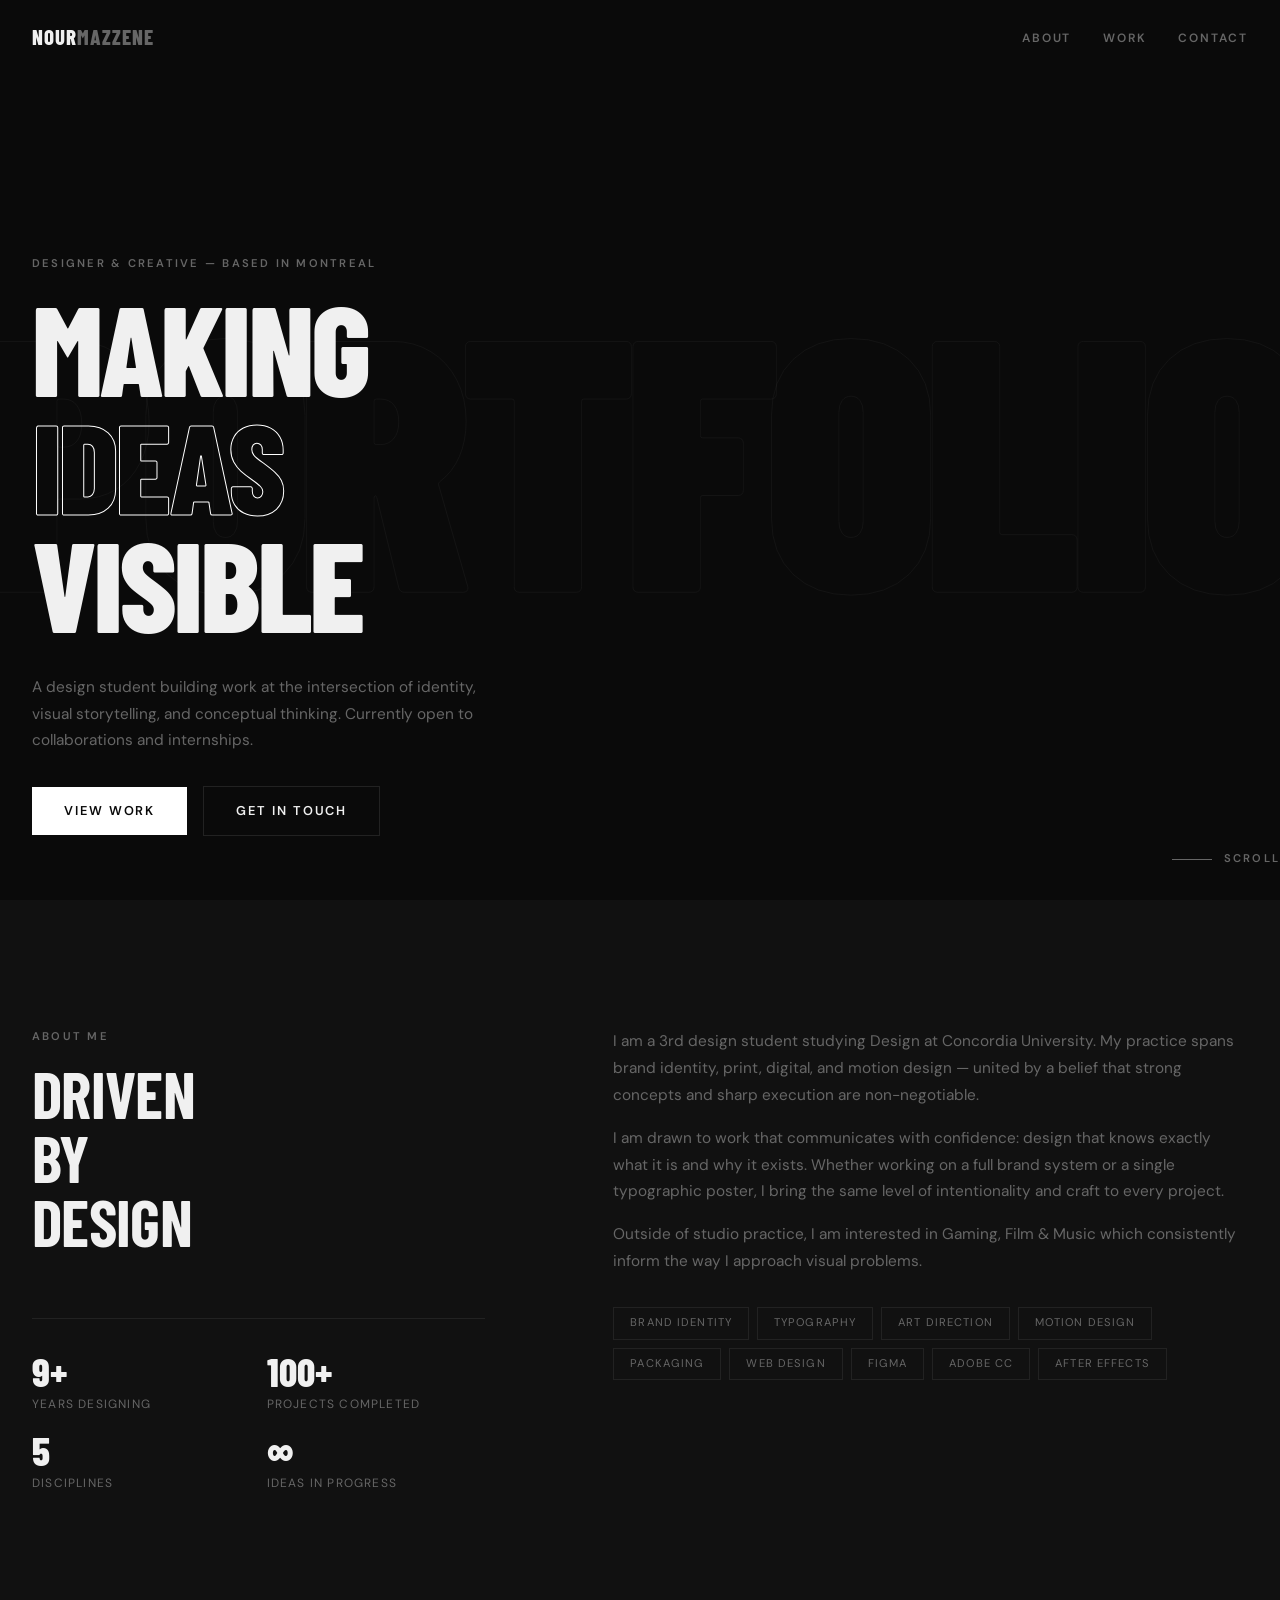
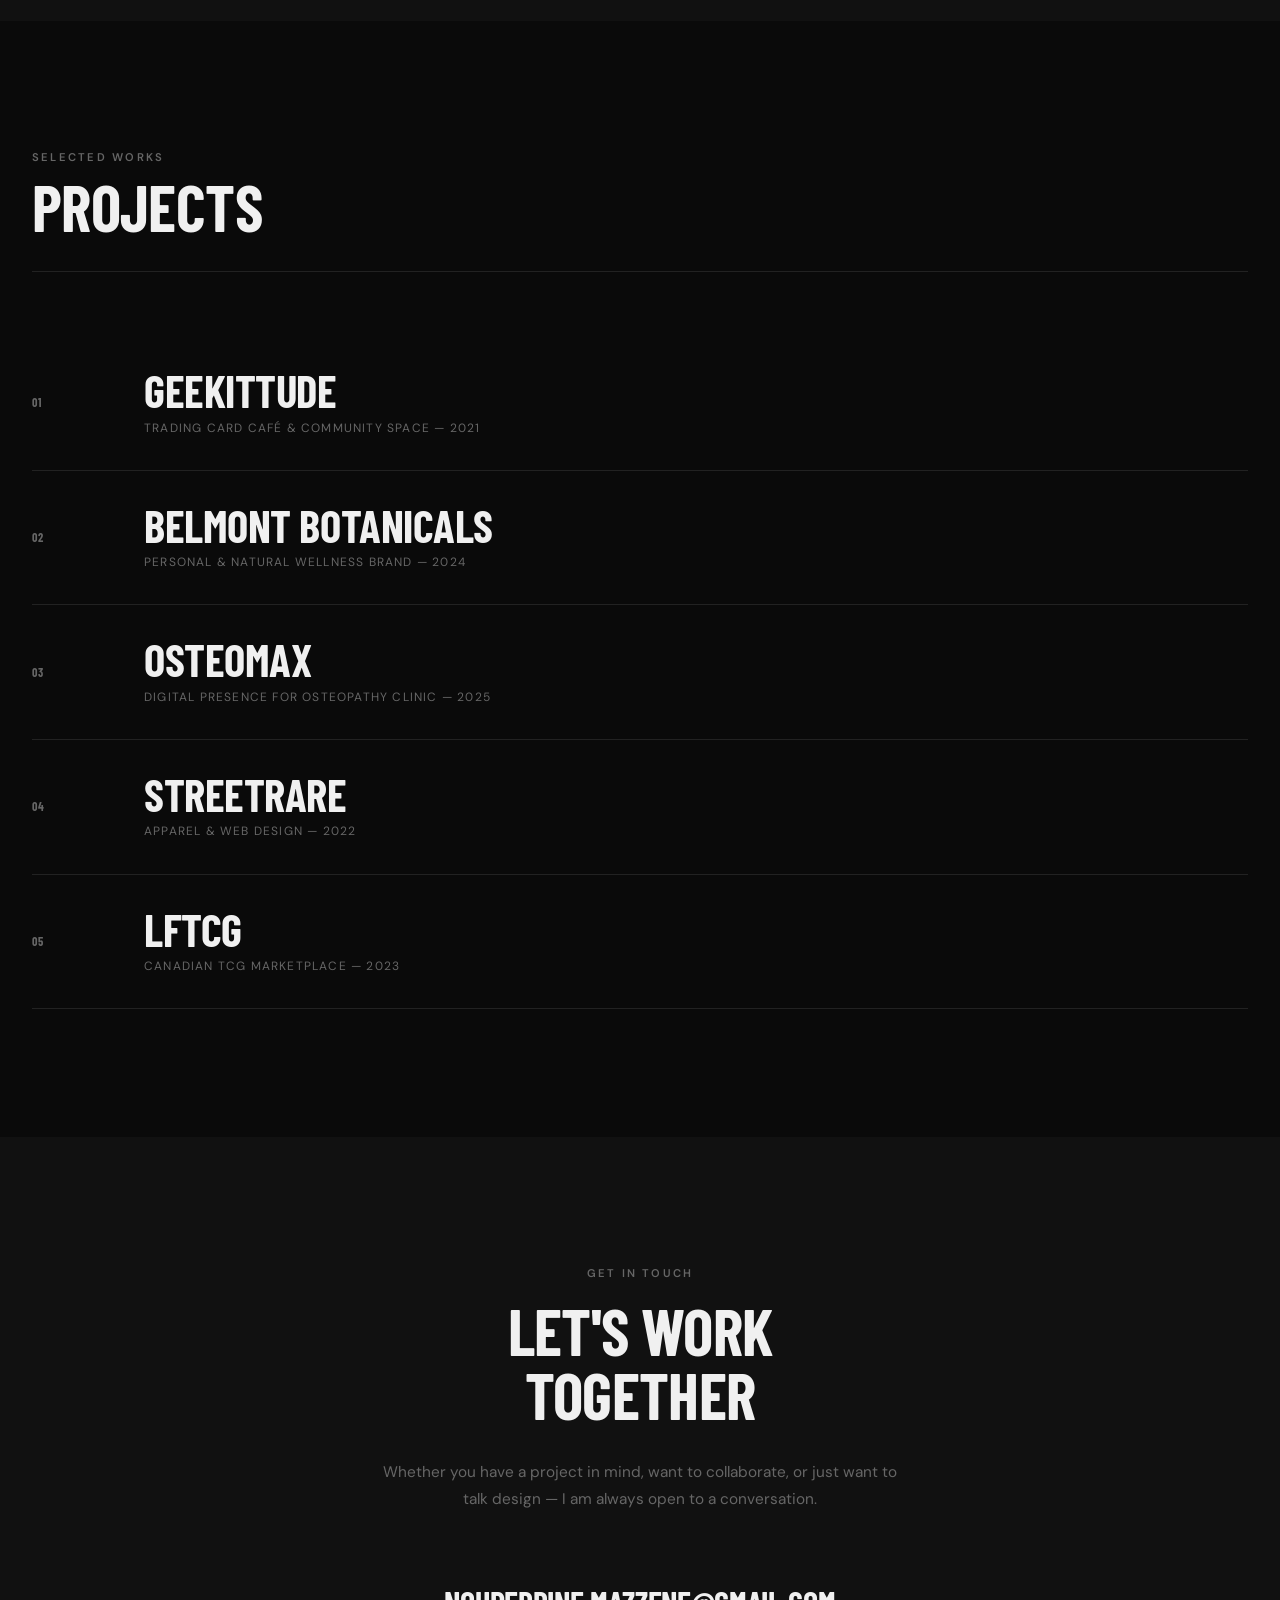
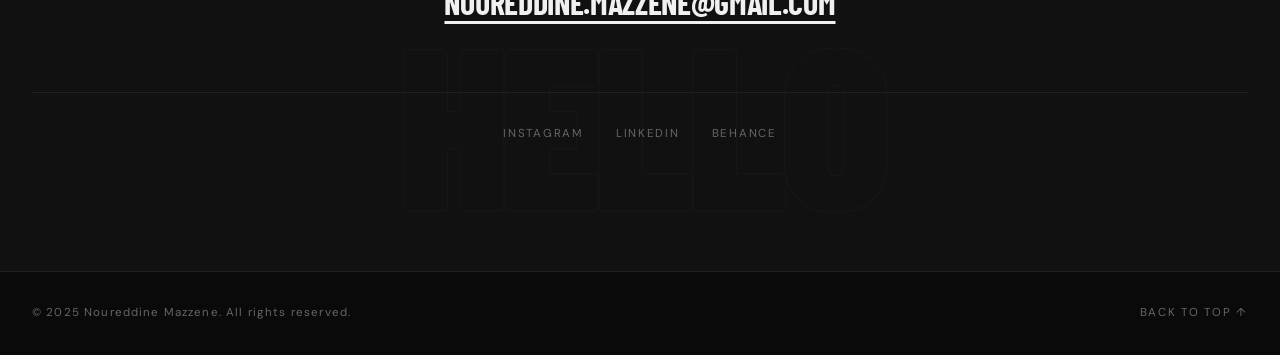
<file: portfolio/index.html>
<!DOCTYPE html>
<html lang="en">
  <head>
    <meta charset="UTF-8" />
    <meta name="viewport" content="width=device-width, initial-scale=1.0" />

    <!-- =====================================================
       PAGE TITLE — replace with your name and role
       ===================================================== -->
    <title>Noureddine Mazzene — Designer &amp; Creative</title>
    <meta
      name="description"
      content="Portfolio of [Your Name], a designer focused on branding, visual identity, and creative direction."
    />

    <!-- =====================================================
       FONTS — loaded from Google Fonts
       Barlow Condensed: bold display headings
       DM Sans: clean body text
       To change fonts, update these links AND the
       --font-display / --font-body variables in style.css
       ===================================================== -->
    <link rel="preconnect" href="https://fonts.googleapis.com" />
    <link rel="preconnect" href="https://fonts.gstatic.com" crossorigin />
    <link
      href="https://fonts.googleapis.com/css2?family=Barlow+Condensed:ital,wght@0,400;0,600;0,700;0,800;0,900;1,800&family=DM+Sans:wght@300;400;500;600&display=swap"
      rel="stylesheet"
    />

    <!-- Main stylesheet -->
    <link rel="stylesheet" href="css/style.css" />
  </head>

  <body>
    <!-- =====================================================
       HEADER / NAVIGATION
       — Fixed to top, darkens on scroll (via JS)
       ===================================================== -->
    <header class="header" id="header">
      <div class="container">
        <div class="header__inner">
          <!-- Logo / Name — replace "Your Name" -->
          <a href="index.html" class="header__logo">
            Nour<span>Mazzene</span>
          </a>

          <!-- Desktop navigation links -->
          <nav class="nav" aria-label="Main navigation">
            <!-- Hamburger button — visible on mobile only -->
            <button
              class="nav__toggle"
              aria-expanded="false"
              aria-label="Toggle navigation"
            >
              <span></span>
              <span></span>
              <span></span>
            </button>

            <ul class="nav__list">
              <!-- Update href anchors if you rename section IDs -->
              <li><a href="#about" class="nav__link">About</a></li>
              <li><a href="#work" class="nav__link">Work</a></li>
              <li><a href="#contact" class="nav__link">Contact</a></li>
              <!-- Optional: link to resume PDF -->
              <!-- <li><a href="images/placeholders/resume.pdf" class="nav__link" target="_blank">Résumé</a></li> -->
            </ul>
          </nav>
        </div>
      </div>
    </header>
    <!-- END HEADER -->

    <!-- =====================================================
       HERO SECTION
       — Full viewport opening statement
       ===================================================== -->
    <section class="hero section" id="hero">
      <div class="container">
        <!-- Decorative background word — tasteful, low opacity -->
        <!-- Replace "PORTFOLIO" with any word you want, or remove this div entirely -->
        <div class="hero__bg-text" aria-hidden="true">Portfolio</div>

        <div class="hero__content">
          <!-- Small eyebrow label — replace with your discipline -->
          <p class="text-label hero__label reveal">
            Designer &amp; Creative — Based in Montreal
          </p>

          <!-- Main headline — replace with your own statement -->
          <!-- The <em> tag creates the outlined "ghost" text effect -->
          <h1 class="hero__title reveal">
            Making<br />
            <em>Ideas</em><br />
            Visible
          </h1>

          <!-- Short tagline — 1–2 sentences max -->
          <p class="text-body hero__description reveal">
            <!-- Replace this text later -->
            A design student building work at the intersection of identity,
            visual storytelling, and conceptual thinking. Currently open to
            collaborations and internships.
          </p>

          <!-- CTA buttons -->
          <div class="hero__cta reveal">
            <a href="#work" class="btn btn--primary">View Work</a>
            <a href="#contact" class="btn btn--ghost">Get in Touch</a>
          </div>
        </div>
        <!-- end .hero__content -->

        <!-- Scroll hint — remove if you prefer a cleaner hero -->
        <div class="hero__scroll-hint" aria-hidden="true">
          <span class="hero__scroll-line"></span>
          <span class="text-label">Scroll</span>
        </div>
      </div>
    </section>
    <!-- END HERO -->

    <!-- =====================================================
       ABOUT SECTION
       ===================================================== -->
    <section class="about section section--alt" id="about">
      <div class="container">
        <div class="about__grid">
          <!-- LEFT COLUMN — sticky heading + stats -->
          <div class="about__left">
            <!-- Eyebrow label -->
            <p class="text-label reveal">About Me</p>

            <!-- Section heading -->
            <h2 class="text-heading about__heading reveal">
              Driven<br />by<br />Design
            </h2>

            <!-- Stats — replace numbers and labels -->
            <div class="about__stats reveal">
              <div class="about__stat">
                <!-- Replace number -->
                <div class="about__stat-number">9+</div>
                <div class="about__stat-label">Years Designing</div>
              </div>
              <div class="about__stat">
                <!-- Replace number -->
                <div class="about__stat-number">100+</div>
                <div class="about__stat-label">Projects Completed</div>
              </div>
              <div class="about__stat">
                <!-- Replace number -->
                <div class="about__stat-number">5</div>
                <div class="about__stat-label">Disciplines</div>
              </div>
              <div class="about__stat">
                <!-- Replace number or remove -->
                <div class="about__stat-number">∞</div>
                <div class="about__stat-label">Ideas in Progress</div>
              </div>
            </div>
          </div>
          <!-- end .about__left -->

          <!-- RIGHT COLUMN — bio text + skills -->
          <div class="about__right">
            <!-- Bio paragraphs — replace all text later -->
            <p class="text-body reveal">
              I am a 3rd design student studying Design at Concordia University.
              My practice spans brand identity, print, digital, and motion
              design — united by a belief that strong concepts and sharp
              execution are non-negotiable.
            </p>

            <p class="text-body reveal">
              I am drawn to work that communicates with confidence: design that
              knows exactly what it is and why it exists. Whether working on a
              full brand system or a single typographic poster, I bring the same
              level of intentionality and craft to every project.
            </p>

            <p class="text-body reveal">
              <!-- Replace this text later — add a personal detail or philosophy -->
              Outside of studio practice, I am interested in Gaming, Film &
              Music which consistently inform the way I approach visual
              problems.
            </p>

            <!-- Tools / skills tags — add or remove tags as needed -->
            <div class="about__tags reveal">
              <!-- Duplicate or remove individual tags below -->
              <span class="about__tag">Brand Identity</span>
              <span class="about__tag">Typography</span>
              <span class="about__tag">Art Direction</span>
              <span class="about__tag">Motion Design</span>
              <span class="about__tag">Packaging</span>
              <span class="about__tag">Web Design</span>
              <span class="about__tag">Figma</span>
              <span class="about__tag">Adobe CC</span>
              <span class="about__tag">After Effects</span>
            </div>
          </div>
          <!-- end .about__right -->
        </div>
      </div>
    </section>
    <!-- END ABOUT -->

    <!-- =====================================================
       SELECTED WORK / PROJECTS SECTION
       ===================================================== -->
    <section class="projects section" id="work">
      <div class="container">
        <!-- Section header row -->
        <div class="projects__header reveal">
          <div>
            <p class="text-label">Selected Works</p>
            <h2 class="text-heading" style="margin-top: 0.5rem">Projects</h2>
          </div>
          <!-- Optional: link to a full archive page if you build one later -->
          <!-- <a href="archive.html" class="btn btn--ghost">View All</a> -->
        </div>

        <!-- Projects list -->
        <!-- ============================================
           HOW TO ADD MORE PROJECTS:
           1. Duplicate one entire <a class="project-card"> block
           2. Update the title, category, year, and number
           3. Update href to point to the correct project file
              e.g. href="project-branding.html"
           ============================================ -->
        <div class="projects__list reveal-stagger">
          <!-- Project Card 1 — Branding -->
          <!-- Duplicate this block to add more projects -->
          <a href="geekittude.html" class="project-card reveal">
            <span class="project-card__number">01</span>
            <div class="project-card__info">
              <!-- Replace project title -->
              <h3 class="project-card__title">Geekittude</h3>
              <!-- Replace category and year -->
              <p class="project-card__meta">
                Trading Card Café & Community Space &mdash; 2021
              </p>
            </div>
            <span class="project-card__arrow">→</span>
          </a>

          <!-- Project Card 2 — Website Design -->
          <a href="belmont.html" class="project-card reveal">
            <span class="project-card__number">02</span>
            <div class="project-card__info">
              <h3 class="project-card__title">Belmont Botanicals</h3>
              <p class="project-card__meta">
                Personal & Natural Wellness Brand &mdash; 2024
              </p>
            </div>
            <span class="project-card__arrow">→</span>
          </a>

          <!-- Project Card 3 — Packaging -->
          <a href="osteomax.html" class="project-card reveal">
            <span class="project-card__number">03</span>
            <div class="project-card__info">
              <h3 class="project-card__title">Osteomax</h3>
              <p class="project-card__meta">
                Digital Presence for Osteopathy Clinic &mdash; 2025
              </p>
            </div>
            <span class="project-card__arrow">→</span>
          </a>

          <!-- Project Card 4 — Motion Design -->
          <a href="streetrare.html" class="project-card reveal">
            <span class="project-card__number">04</span>
            <div class="project-card__info">
              <h3 class="project-card__title">StreetRare</h3>
              <p class="project-card__meta">
                Apparel & Web design &mdash; 2022
              </p>
            </div>
            <span class="project-card__arrow">→</span>
          </a>

          <!-- Project Card 5 — Campaign -->
          <a href="lftcg.html" class="project-card reveal">
            <span class="project-card__number">05</span>
            <div class="project-card__info">
              <h3 class="project-card__title">LFTCG</h3>
              <p class="project-card__meta">
                Canadian TCG Marketplace &mdash; 2023
              </p>
            </div>
            <span class="project-card__arrow">→</span>
          </a>
        </div>
        <!-- end .projects__list -->
      </div>
    </section>
    <!-- END PROJECTS -->

    <!-- =====================================================
       CONTACT SECTION
       ===================================================== -->
    <section class="contact section section--alt" id="contact">
      <div class="container">
        <!-- Decorative background text — remove if preferred -->
        <!-- Replace "HELLO" with any word -->
        <div class="contact__bg-text" aria-hidden="true">Hello</div>

        <!-- Label -->
        <p class="text-label contact__label reveal">Get in Touch</p>

        <!-- Heading — replace with your own line -->
        <h2 class="text-heading contact__heading reveal">
          Let's Work<br />Together
        </h2>

        <!-- Short body text — replace later -->
        <p class="text-body contact__body reveal">
          Whether you have a project in mind, want to collaborate, or just want
          to talk design — I am always open to a conversation.
        </p>

        <!-- Email — replace with your actual email -->
        <div class="contact__links reveal">
          <a href="mailto:noureddine.mazzene@gmail.com" class="contact__email">
            noureddine.mazzene@gmail.com
          </a>
        </div>

        <!-- Social links — replace hrefs with your actual profiles -->
        <div class="contact__socials reveal">
          <!-- Add, remove, or rename links as needed -->
          <a
            href="https://www.instagram.com/rocmazz/"
            class="contact__social-link"
            target="_blank"
            rel="noopener"
            >Instagram</a
          >
          <a
            href="https://www.linkedin.com/in/noureddine-mazzene-071698366/"
            class="contact__social-link"
            target="_blank"
            rel="noopener"
            >LinkedIn</a
          >
          <a
            href="https://www.behance.net/noureddmazzene"
            class="contact__social-link"
            target="_blank"
            rel="noopener"
            >Behance</a
          >
          <!-- <a href="#" class="contact__social-link" target="_blank" rel="noopener">Dribbble</a> -->
        </div>
      </div>
    </section>
    <!-- END CONTACT -->

    <!-- =====================================================
       FOOTER
       ===================================================== -->
    <footer class="footer">
      <div class="container">
        <div class="footer__inner">
          <!-- Copyright — replace "Your Name" and update year if needed -->
          <p class="footer__copy">
            &copy; 2025 Noureddine Mazzene. All rights reserved.
          </p>

          <!-- Back to top button — triggers JS scroll -->
          <span class="footer__back-top">Back to Top ↑</span>
        </div>
      </div>
    </footer>
    <!-- END FOOTER -->

    <!-- JavaScript — loaded at end of body for performance -->
    <script src="js/main.js"></script>
  </body>
</html>
</file>
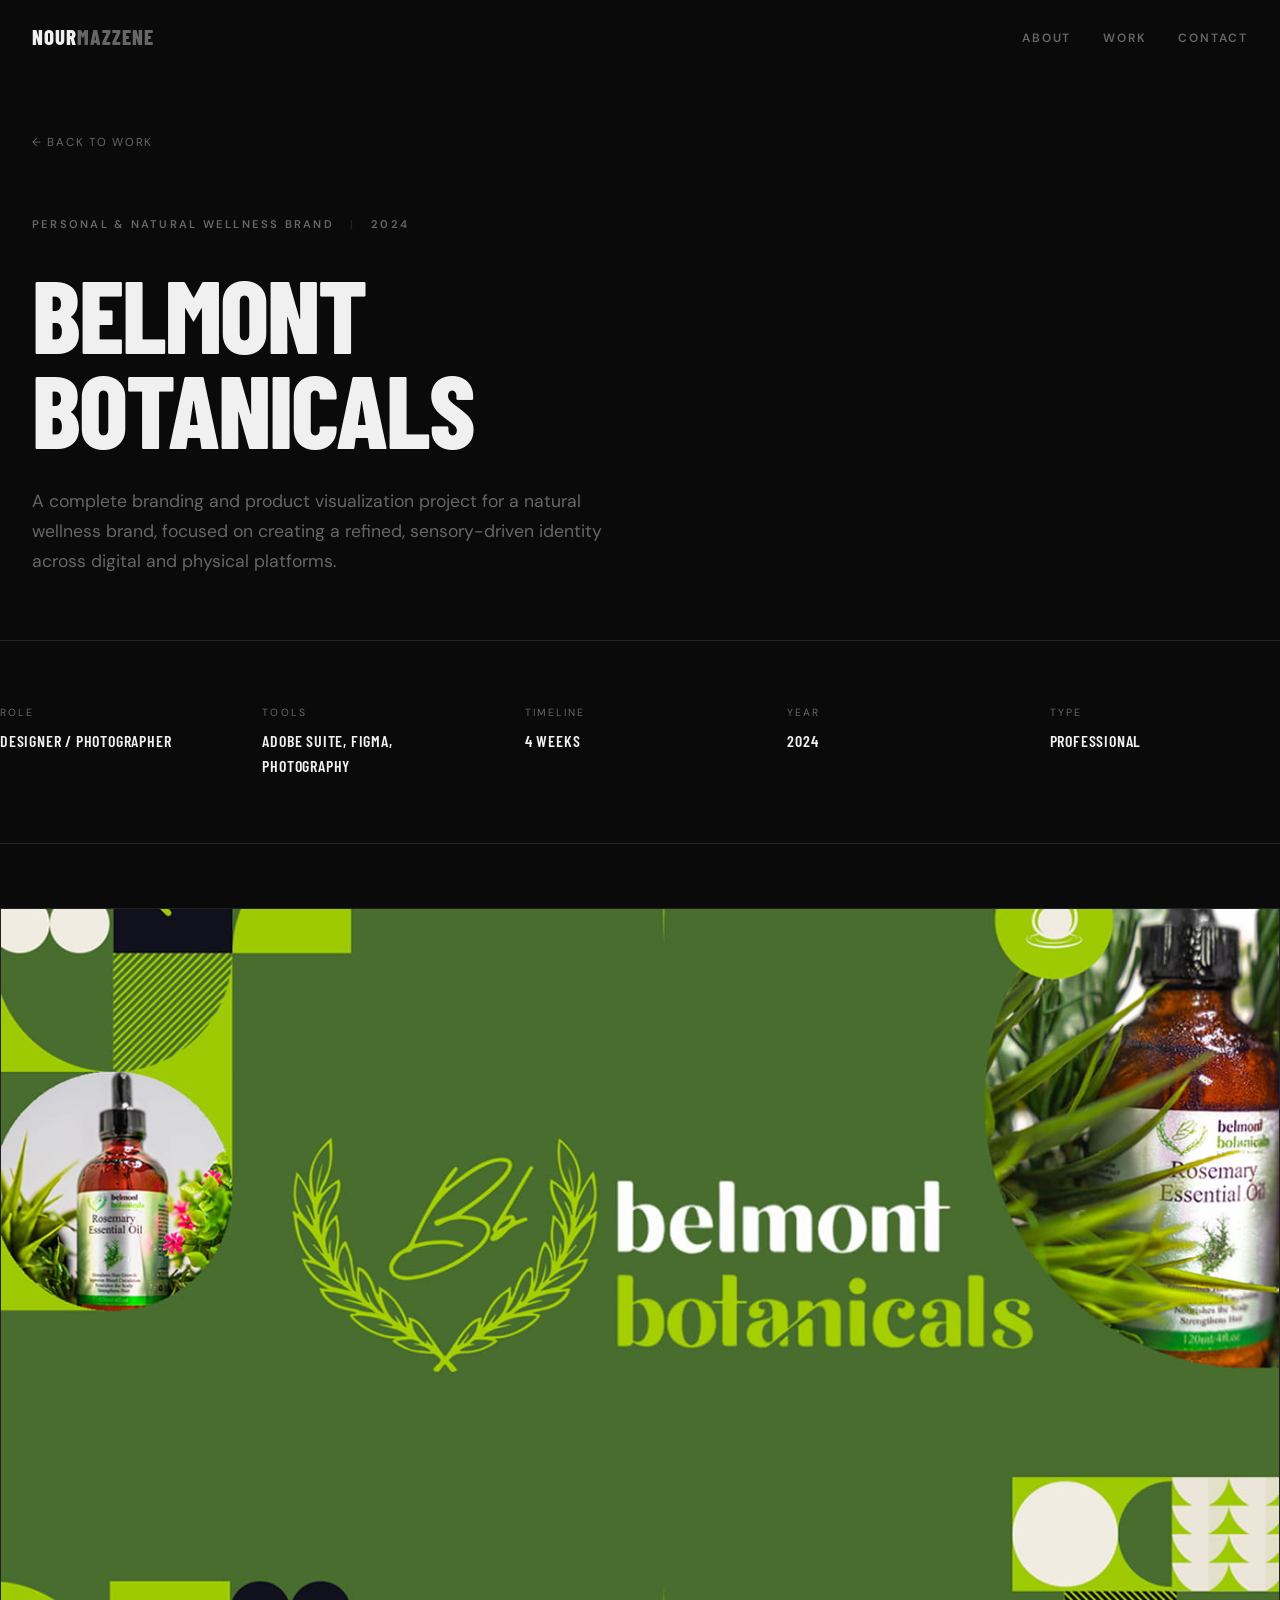
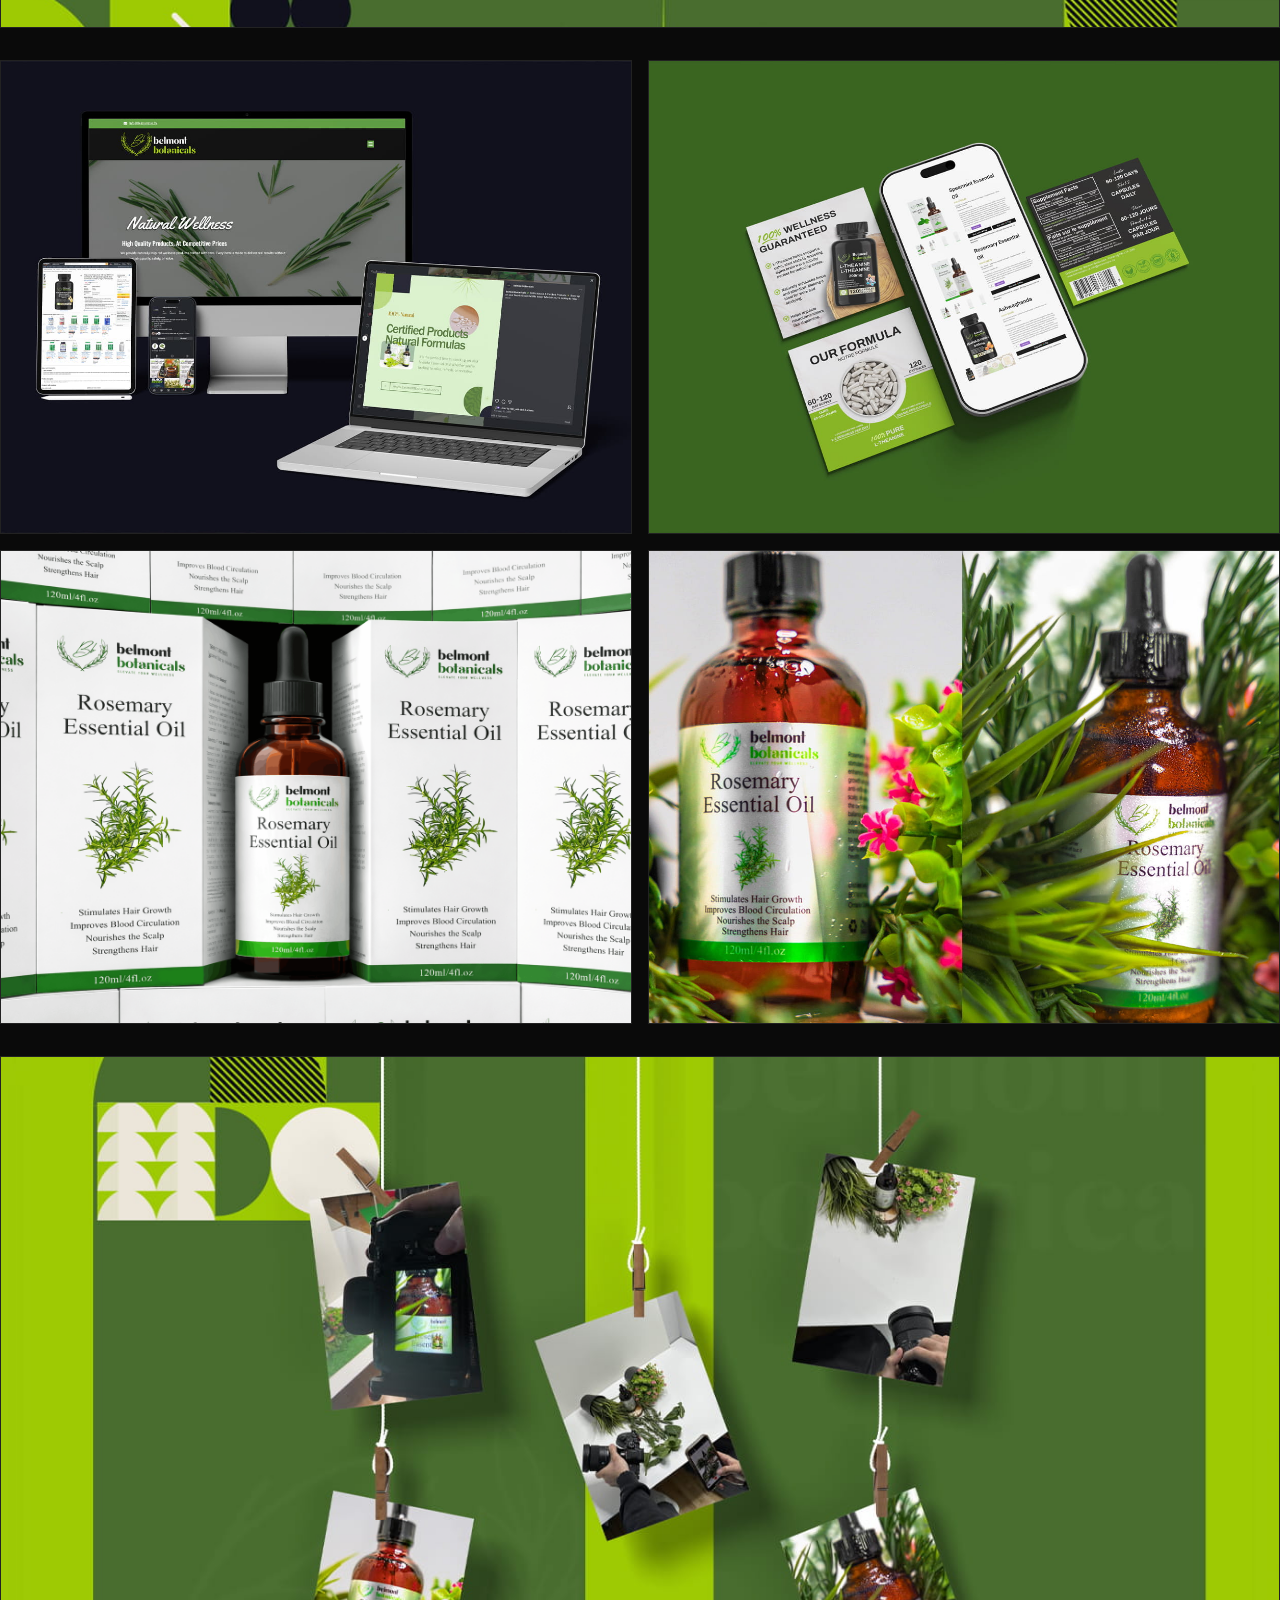
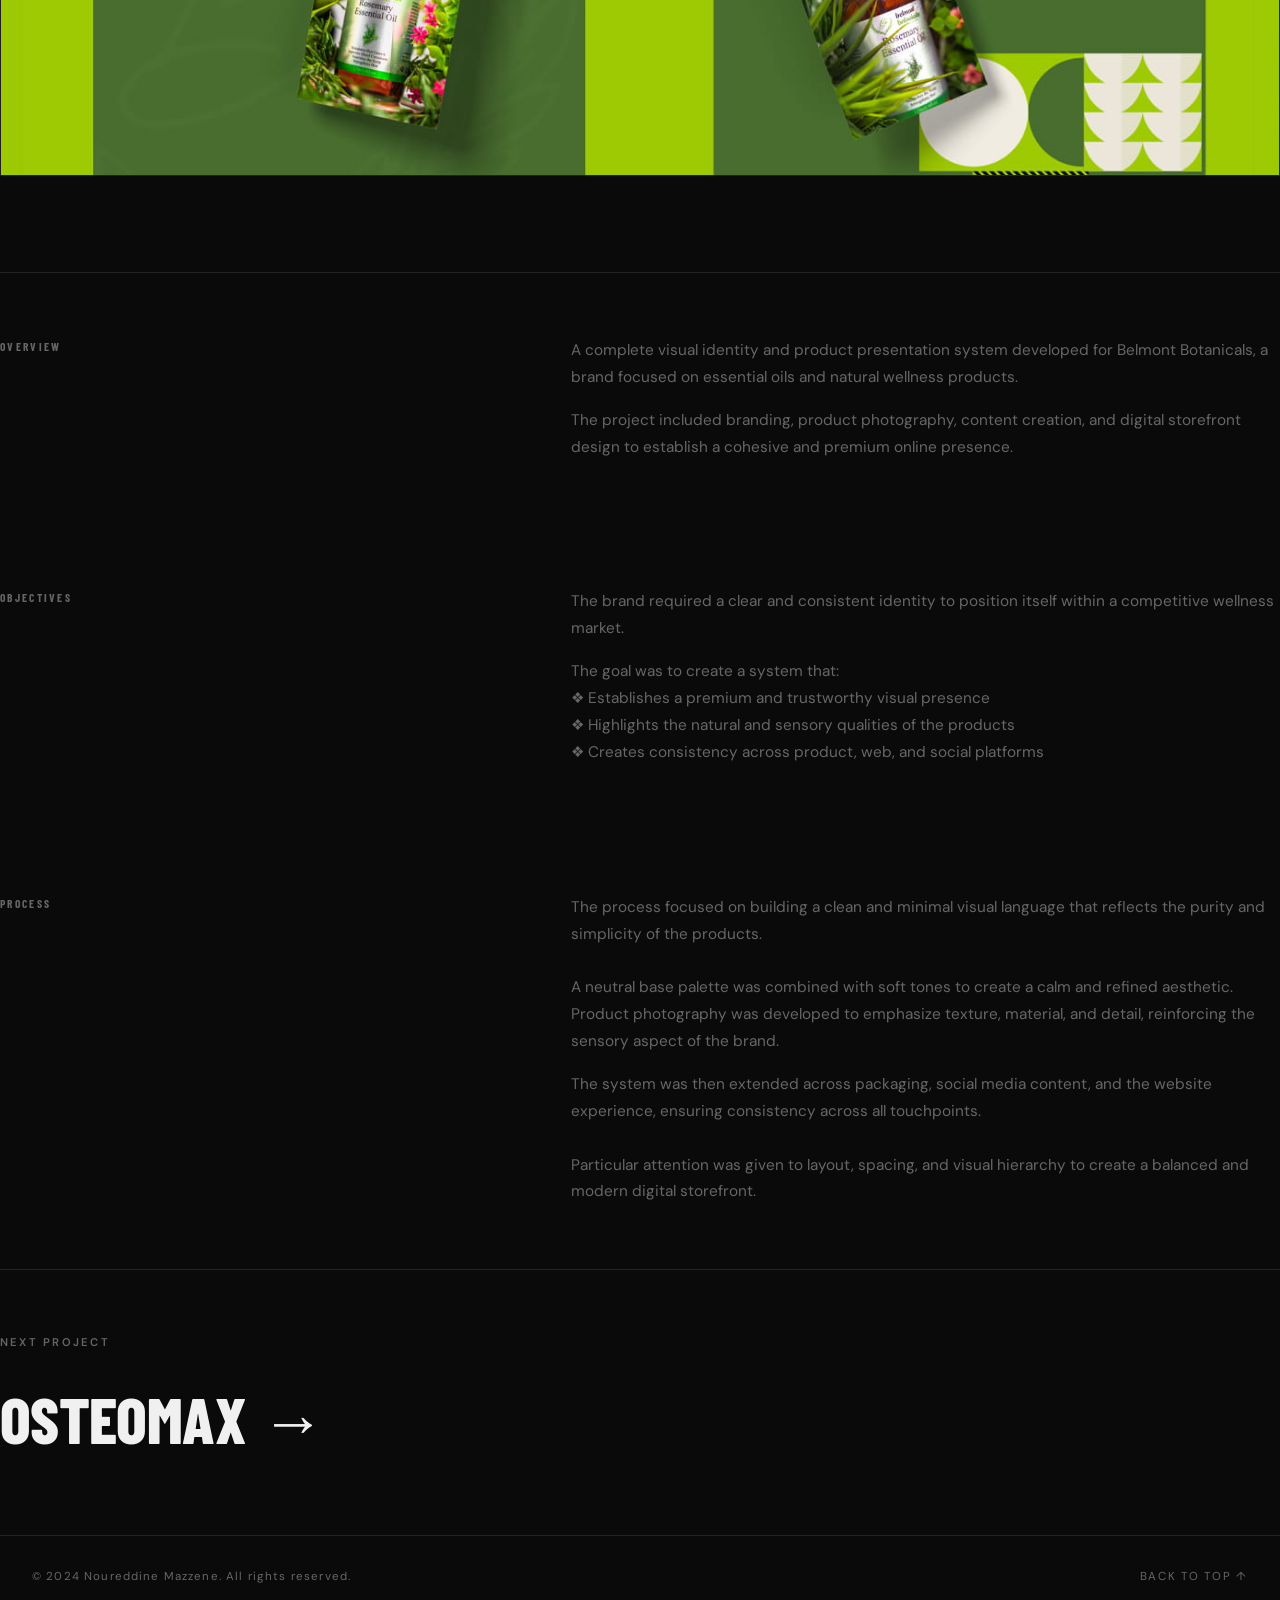
<file: portfolio/belmont.html>
<!DOCTYPE html>
<html lang="en">
  <head>
    <meta charset="UTF-8" />
    <meta name="viewport" content="width=device-width, initial-scale=1.0" />

    <!-- =====================================================
       PAGE TITLE — replace with the actual project name
       ===================================================== -->
    <title>Belmont Botanicals — Noureddine Mazzene</title>
    <meta
      name="description"
      content="A detailed look at [Project Name] by [Your Name]."
    />

    <!-- Google Fonts — same as homepage -->
    <link rel="preconnect" href="https://fonts.googleapis.com" />
    <link rel="preconnect" href="https://fonts.gstatic.com" crossorigin />
    <link
      href="https://fonts.googleapis.com/css2?family=Barlow+Condensed:ital,wght@0,400;0,600;0,700;0,800;0,900;1,800&family=DM+Sans:wght@300;400;500;600&display=swap"
      rel="stylesheet"
    />

    <!-- Main stylesheet — same file used on every page -->
    <link rel="stylesheet" href="css/style.css" />
  </head>

  <body>
    <!-- =====================================================
       HEADER / NAVIGATION
       — Identical to homepage — copy any changes here too
       ===================================================== -->
    <header class="header" id="header">
      <div class="container">
        <div class="header__inner">
          <!-- Logo / Name — replace "Your Name" -->
          <a href="index.html" class="header__logo">
            Nour<span>Mazzene</span>
          </a>

          <nav class="nav" aria-label="Main navigation">
            <button
              class="nav__toggle"
              aria-expanded="false"
              aria-label="Toggle navigation"
            >
              <span></span>
              <span></span>
              <span></span>
            </button>

            <ul class="nav__list">
              <li><a href="index.html#about" class="nav__link">About</a></li>
              <li><a href="index.html#work" class="nav__link">Work</a></li>
              <li>
                <a href="index.html#contact" class="nav__link">Contact</a>
              </li>
            </ul>
          </nav>
        </div>
      </div>
    </header>
    <!-- END HEADER -->

    <!-- =====================================================
       PROJECT HERO
       — Large title and description for this specific project
       ===================================================== -->
    <section class="project-hero">
      <div class="container">
        <!-- Back to work link -->
        <a href="index.html#work" class="project-hero__back">
          ← Back to Work
        </a>

        <!-- Meta row: category tag + year -->
        <div class="project-hero__meta reveal">
          <!-- Replace category and year -->
          <span class="text-label"> Personal & Natural Wellness Brand </span>
          <span class="text-label" style="color: var(--color-border)">|</span>
          <span class="text-label">2024</span>
        </div>

        <!-- Project title — replace with actual project name -->
        <h1 class="project-hero__title reveal">Belmont<br />Botanicals</h1>

        <!-- One or two sentence overview — replace later -->
        <p class="project-hero__description reveal">
          <!-- Replace this text later -->
          A complete branding and product visualization project for a natural
          wellness brand, focused on creating a refined, sensory-driven identity
          across digital and physical platforms.
        </p>
      </div>
    </section>
    <!-- END PROJECT HERO -->

    <!-- =====================================================
       PROJECT INFO STRIP
       — Role, tools, timeline etc.
       ===================================================== -->
    <div class="project-info container reveal">
      <!-- Replace each value below -->
      <div class="project-info__item">
        <div class="project-info__label">Role</div>
        <!-- Replace with your actual role on this project -->
        <div class="project-info__value">Designer / Photographer</div>
      </div>

      <div class="project-info__item">
        <div class="project-info__label">Tools</div>
        <!-- Replace with tools you used -->
        <div class="project-info__value">
          Adobe Suite, Figma, <br />
          Photography
        </div>
      </div>

      <div class="project-info__item">
        <div class="project-info__label">Timeline</div>
        <!-- Replace with actual timeline -->
        <div class="project-info__value">4 Weeks</div>
      </div>

      <div class="project-info__item">
        <div class="project-info__label">Year</div>
        <!-- Replace with year -->
        <div class="project-info__value">2024</div>
      </div>

      <div class="project-info__item">
        <div class="project-info__label">Type</div>
        <!-- Replace with project type -->
        <div class="project-info__value">Professional</div>
      </div>
    </div>
    <!-- END PROJECT INFO -->

    <!-- =====================================================
       PROJECT VISUALS
       — Swap placeholder boxes for real images later
       To add a real image:
         Replace <div class="project-visual-full">...</div>
         with    <img src="images/your-project/image1.jpg" alt="Description" class="project-visual-full" style="object-fit:cover;" />
       ===================================================== -->
    <div class="project-visuals container">
      <!-- Full-width image 1 — main hero image for the project -->

      <img
        src="images/belmont thumbnail.jpg"
        alt="Description"
        class="project-visual-full"
        style="object-fit: cover"
      />

      <!-- Two-column image grid -->
      <div class="project-visual-grid reveal">
        <img
          src="images/belmont mockups.jpg"
          alt="Description"
          class="project-visual-half"
          style="object-fit: cover"
        />
        <img
          src="images/belmon mock2.jpg"
          alt="Description"
          class="project-visual-half"
          style="object-fit: cover"
        />
        <img
          src="images/fixed thumbnail.png"
          alt="Description"
          class="project-visual-half"
          style="object-fit: cover"
        />
        <img
          src="images/belmont photography.jpg"
          alt="Description"
          class="project-visual-half"
          style="object-fit: cover"
        />
      </div>
      <!-- end .project-visual-grid -->

      <!-- Full-width image 2 — additional overview or detail -->
      <img
        src="images/belmont photocollage.jpg"
        alt="Description"
        class="project-visual-full"
        style="object-fit: cover"
      />
    </div>
    <!-- END PROJECT VISUALS -->

    <!-- =====================================================
       PROJECT CONTENT
       — Written descriptions: objectives, process, reflection
       ===================================================== -->
    <div class="project-content container">
      <!-- Row 1: Overview -->
      <div class="project-content__row reveal">
        <h2 class="project-content__heading">Overview</h2>
        <div class="project-content__body">
          <p class="text-body">
            A complete visual identity and product presentation system developed
            for Belmont Botanicals, a brand focused on essential oils and
            natural wellness products.
          </p>

          <p class="text-body">
            The project included branding, product photography, content
            creation, and digital storefront design to establish a cohesive and
            premium online presence.
          </p>
        </div>
      </div>

      <!-- Row 2: Objectives -->
      <div class="project-content__row reveal">
        <h2 class="project-content__heading">Objectives</h2>
        <div class="project-content__body">
          <p class="text-body">
            The brand required a clear and consistent identity to position
            itself within a competitive wellness market.
          </p>

          <p class="text-body">
            The goal was to create a system that:<br />
            ❖ Establishes a premium and trustworthy visual presence<br />
            ❖ Highlights the natural and sensory qualities of the products<br />
            ❖ Creates consistency across product, web, and social platforms
          </p>
        </div>
      </div>

      <!-- Row 3: Process -->
      <div class="project-content__row reveal">
        <h2 class="project-content__heading">Process</h2>
        <div class="project-content__body">
          <p class="text-body">
            The process focused on building a clean and minimal visual language
            that reflects the purity and simplicity of the products.<br /><br />

            A neutral base palette was combined with soft tones to create a calm
            and refined aesthetic. Product photography was developed to
            emphasize texture, material, and detail, reinforcing the sensory
            aspect of the brand.
          </p>

          <p class="text-body">
            The system was then extended across packaging, social media content,
            and the website experience, ensuring consistency across all
            touchpoints.<br /><br />

            Particular attention was given to layout, spacing, and visual
            hierarchy to create a balanced and modern digital storefront.
          </p>
        </div>
      </div>
    </div>
    <!-- END PROJECT CONTENT -->

    <!-- =====================================================
       NEXT PROJECT LINK
       — Leads to the next project page
       ===================================================== -->
    <div class="project-next container">
      <p class="text-label project-next__label">Next Project</p>

      <!-- Replace href with the next project's actual file -->
      <!-- Replace the project name text too -->
      <a href="osteomax.html" class="project-next__link">
        <span>Osteomax</span>
        <span>→</span>
      </a>
    </div>
    <!-- END NEXT PROJECT -->

    <!-- =====================================================
       FOOTER — identical to homepage
       ===================================================== -->
    <footer class="footer">
      <div class="container">
        <div class="footer__inner">
          <!-- Replace "Your Name" -->
          <p class="footer__copy">
            &copy; 2024 Noureddine Mazzene. All rights reserved.
          </p>
          <span class="footer__back-top">Back to Top ↑</span>
        </div>
      </div>
    </footer>
    <!-- END FOOTER -->

    <!-- JavaScript — same file as homepage -->
    <script src="js/main.js"></script>
  </body>
</html>
</file>
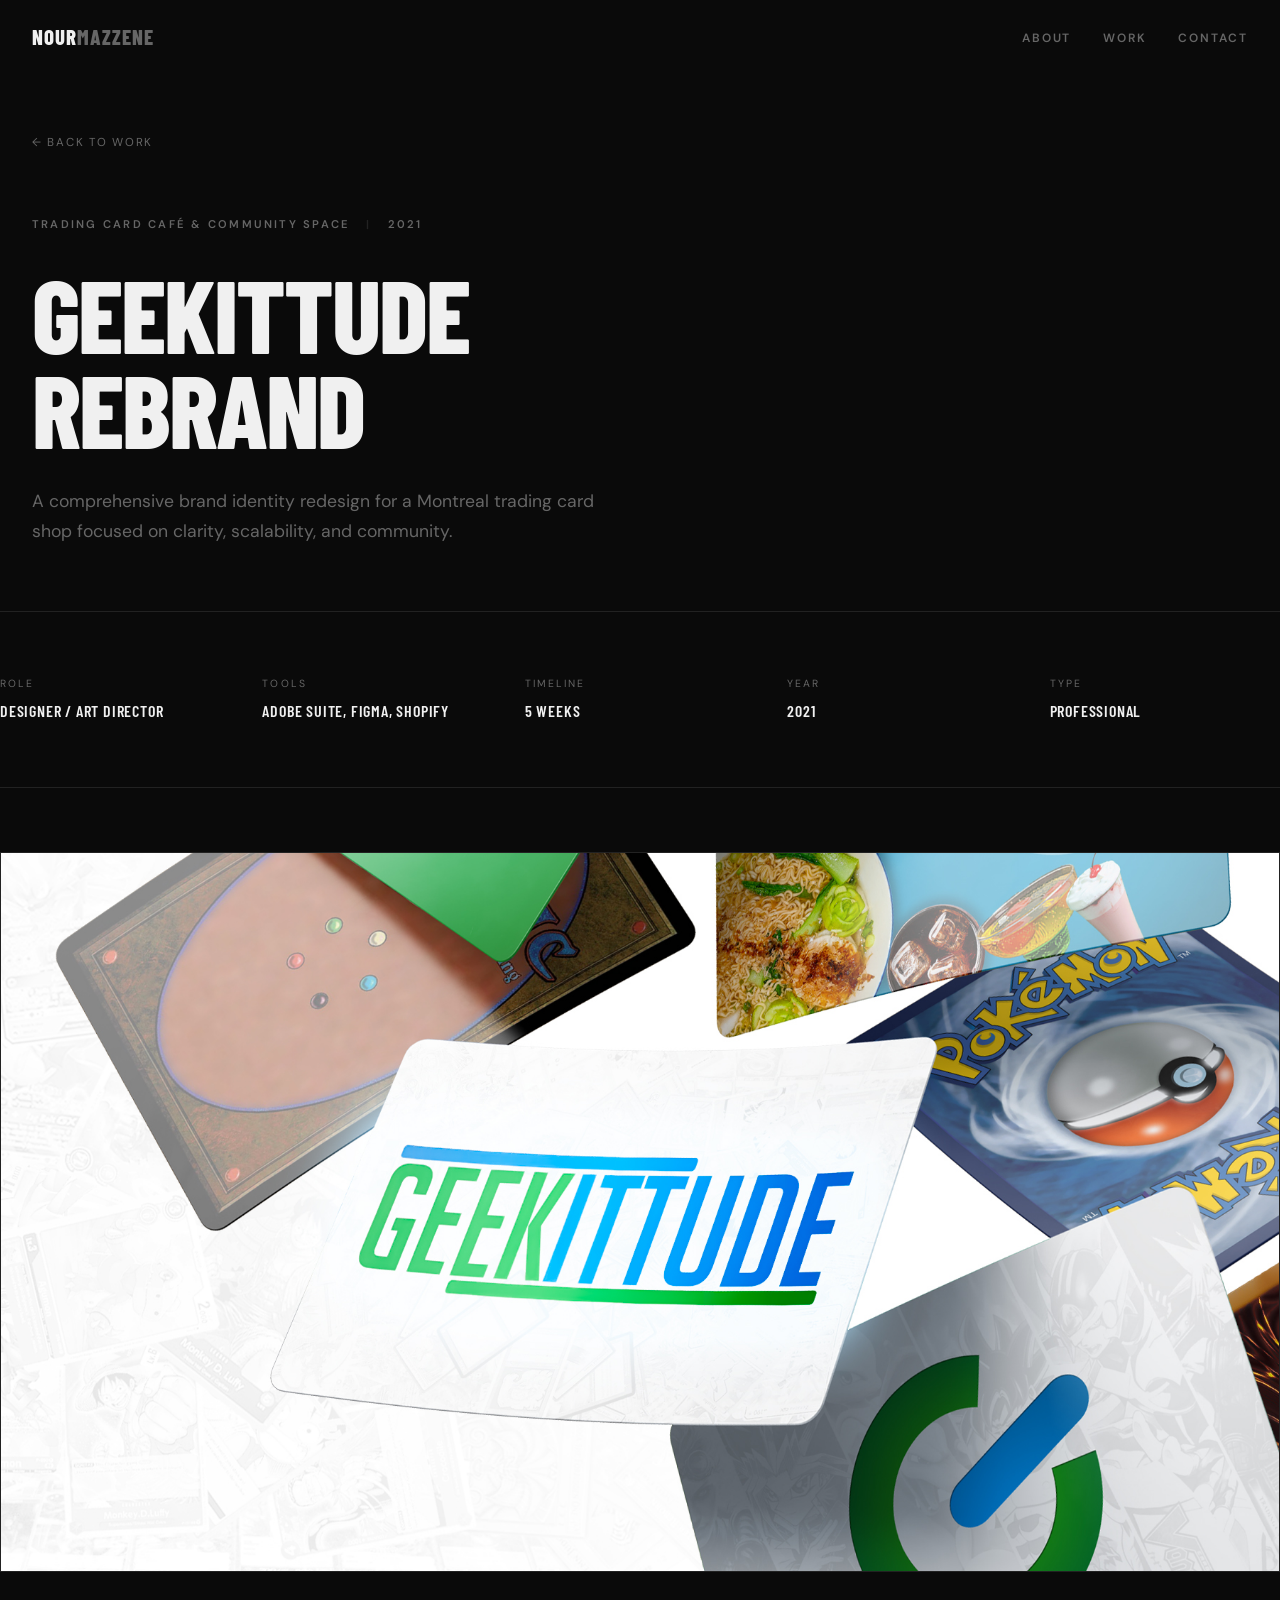
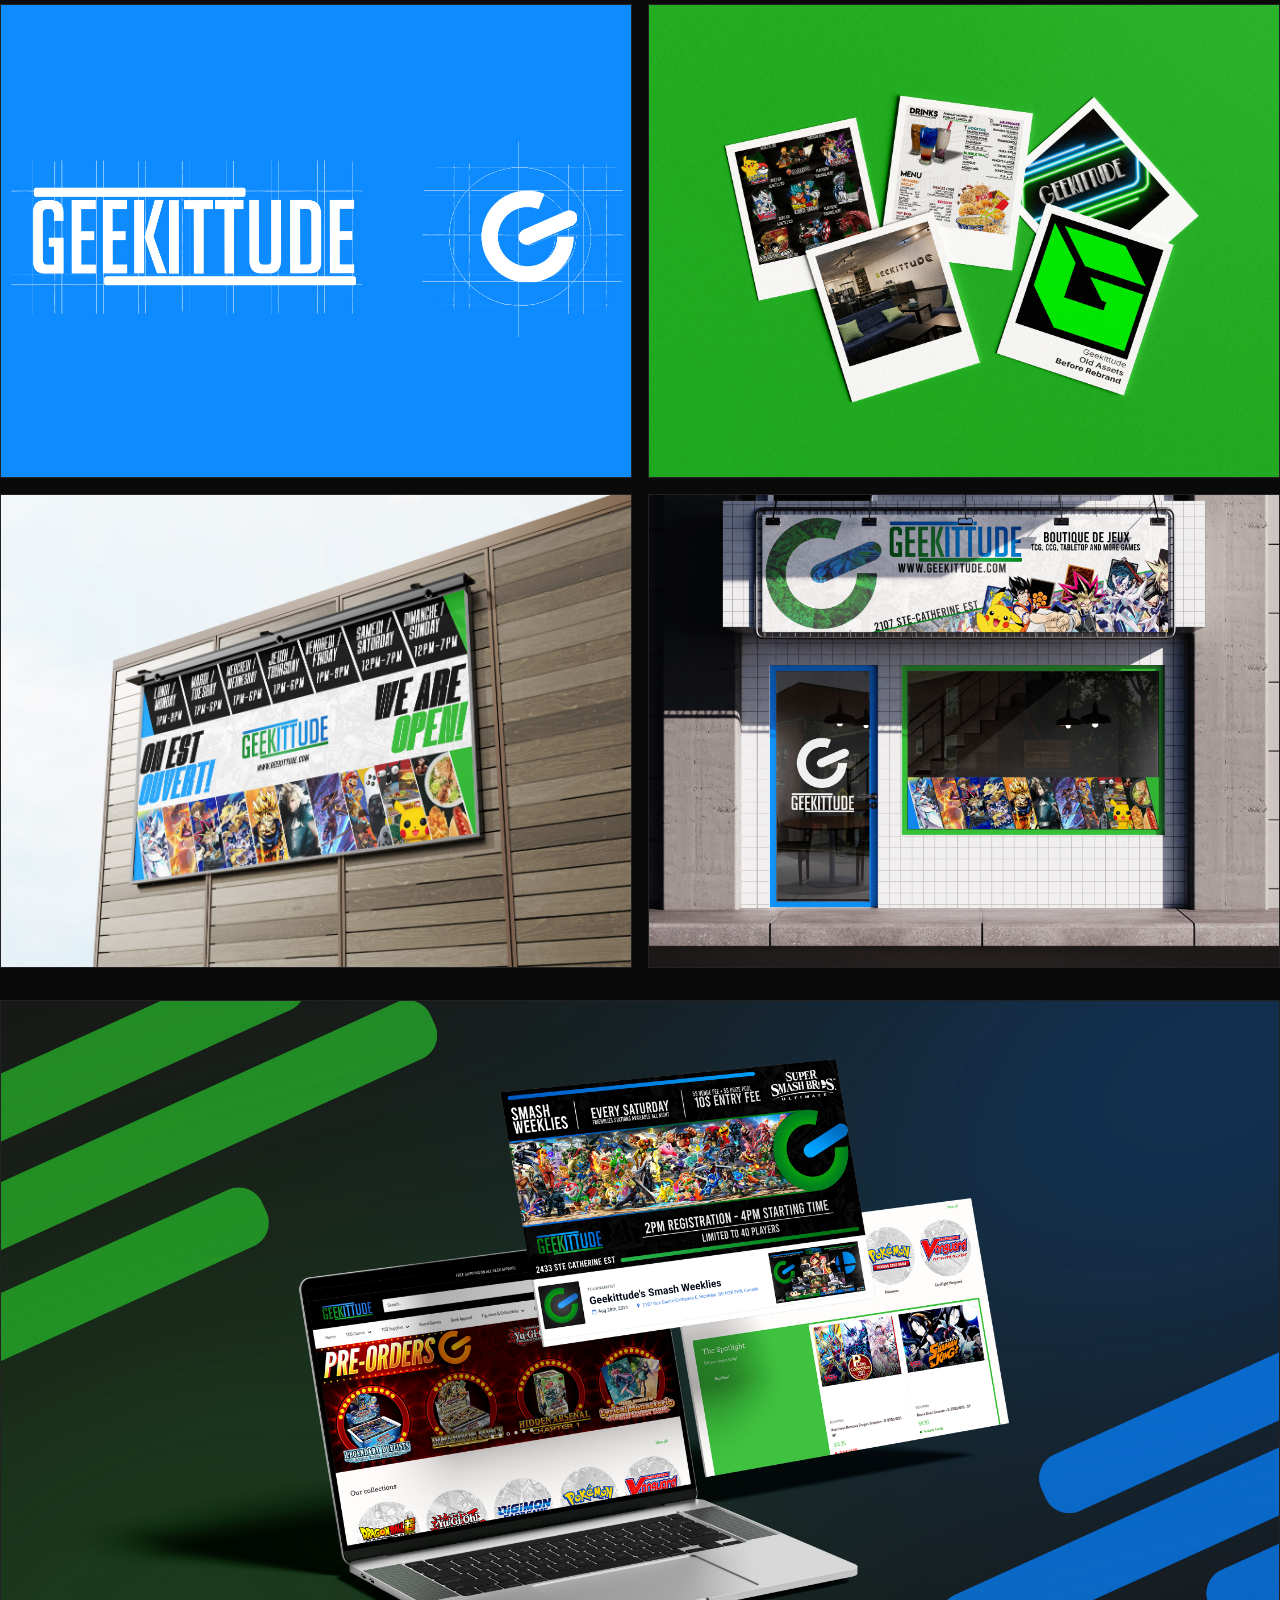
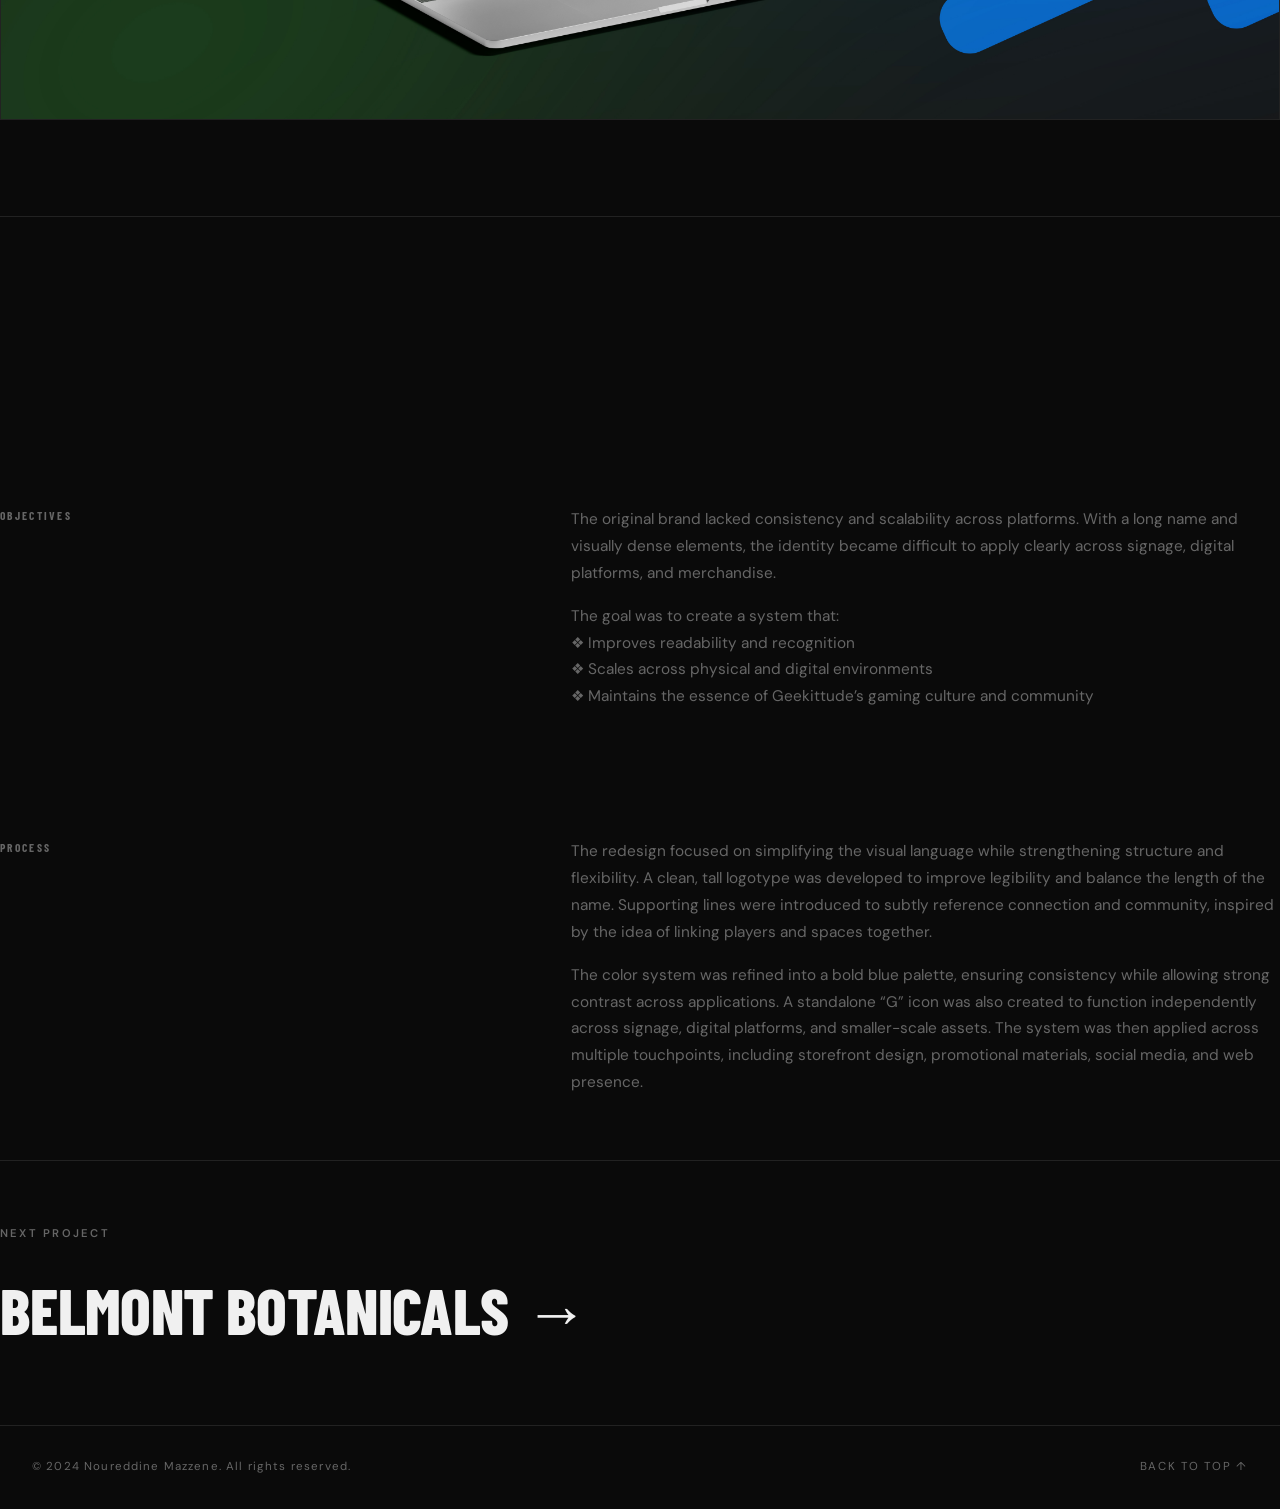
<file: portfolio/geekittude.html>
<!DOCTYPE html>
<html lang="en">
  <head>
    <meta charset="UTF-8" />
    <meta name="viewport" content="width=device-width, initial-scale=1.0" />

    <!-- =====================================================
       PAGE TITLE — replace with the actual project name
       ===================================================== -->
    <title>Geekittude — Noureddine Mazzene</title>
    <meta
      name="description"
      content="A detailed look at [Project Name] by [Your Name]."
    />

    <!-- Google Fonts — same as homepage -->
    <link rel="preconnect" href="https://fonts.googleapis.com" />
    <link rel="preconnect" href="https://fonts.gstatic.com" crossorigin />
    <link
      href="https://fonts.googleapis.com/css2?family=Barlow+Condensed:ital,wght@0,400;0,600;0,700;0,800;0,900;1,800&family=DM+Sans:wght@300;400;500;600&display=swap"
      rel="stylesheet"
    />

    <!-- Main stylesheet — same file used on every page -->
    <link rel="stylesheet" href="css/style.css" />
  </head>

  <body>
    <!-- =====================================================
       HEADER / NAVIGATION
       — Identical to homepage — copy any changes here too
       ===================================================== -->
    <header class="header" id="header">
      <div class="container">
        <div class="header__inner">
          <!-- Logo / Name — replace "Your Name" -->
          <a href="index.html" class="header__logo">
            Nour<span>Mazzene</span>
          </a>

          <nav class="nav" aria-label="Main navigation">
            <button
              class="nav__toggle"
              aria-expanded="false"
              aria-label="Toggle navigation"
            >
              <span></span>
              <span></span>
              <span></span>
            </button>

            <ul class="nav__list">
              <li><a href="index.html#about" class="nav__link">About</a></li>
              <li><a href="index.html#work" class="nav__link">Work</a></li>
              <li>
                <a href="index.html#contact" class="nav__link">Contact</a>
              </li>
            </ul>
          </nav>
        </div>
      </div>
    </header>
    <!-- END HEADER -->

    <!-- =====================================================
       PROJECT HERO
       — Large title and description for this specific project
       ===================================================== -->
    <section class="project-hero">
      <div class="container">
        <!-- Back to work link -->
        <a href="index.html#work" class="project-hero__back">
          ← Back to Work
        </a>

        <!-- Meta row: category tag + year -->
        <div class="project-hero__meta reveal">
          <!-- Replace category and year -->
          <span class="text-label">Trading Card Café & Community Space</span>
          <span class="text-label" style="color: var(--color-border)">|</span>
          <span class="text-label">2021</span>
        </div>

        <!-- Project title — replace with actual project name -->
        <h1 class="project-hero__title reveal">Geekittude<br />Rebrand</h1>

        <!-- One or two sentence overview — replace later -->
        <p class="project-hero__description reveal">
          <!-- Replace this text later -->
          A comprehensive brand identity redesign for a Montreal trading card
          shop focused on clarity, scalability, and community.
        </p>
      </div>
    </section>
    <!-- END PROJECT HERO -->

    <!-- =====================================================
       PROJECT INFO STRIP
       — Role, tools, timeline etc.
       ===================================================== -->
    <div class="project-info container reveal">
      <!-- Replace each value below -->
      <div class="project-info__item">
        <div class="project-info__label">Role</div>
        <!-- Replace with your actual role on this project -->
        <div class="project-info__value">Designer / Art Director</div>
      </div>

      <div class="project-info__item">
        <div class="project-info__label">Tools</div>
        <!-- Replace with tools you used -->
        <div class="project-info__value">Adobe Suite, Figma, Shopify</div>
      </div>

      <div class="project-info__item">
        <div class="project-info__label">Timeline</div>
        <!-- Replace with actual timeline -->
        <div class="project-info__value">5 Weeks</div>
      </div>

      <div class="project-info__item">
        <div class="project-info__label">Year</div>
        <!-- Replace with year -->
        <div class="project-info__value">2021</div>
      </div>

      <div class="project-info__item">
        <div class="project-info__label">Type</div>
        <!-- Replace with project type -->
        <div class="project-info__value">Professional</div>
      </div>
    </div>
    <!-- END PROJECT INFO -->

    <!-- =====================================================
       PROJECT VISUALS
       — Swap placeholder boxes for real images later
       To add a real image:
         Replace <div class="project-visual-full">...</div>
         with    <img src="images/your-project/image1.jpg" alt="Description" class="project-visual-full" style="object-fit:cover;" />
       ===================================================== -->
    <div class="project-visuals container">
      <!-- Full-width image 1 — main hero image for the project -->

      <img
        src="images/image1.jpg"
        alt="Description"
        class="project-visual-full"
        style="object-fit: cover"
      />

      <!-- Two-column image grid -->
      <div class="project-visual-grid reveal">
        <img
          src="images/geekittude logo grid.jpeg"
          alt="Description"
          class="project-visual-half"
          style="object-fit: cover"
        />
        <img
          src="images/geekittude polaroid mockup.jpg"
          alt="Description"
          class="project-visual-half"
          style="object-fit: cover"
        />
        <img
          src="images/geekittude hours mockup.jpg"
          alt="Description"
          class="project-visual-half"
          style="object-fit: cover"
        />
        <img
          src="images/geekittude outside mockup.jpeg"
          alt="Description"
          class="project-visual-half"
          style="object-fit: cover"
        />
      </div>
      <!-- end .project-visual-grid -->

      <!-- Full-width image 2 — additional overview or detail -->
      <img
        src="images/geekittude laptop mockup.jpeg"
        alt="Description"
        class="project-visual-full"
        style="object-fit: cover"
      />
    </div>
    <!-- END PROJECT VISUALS -->

    <!-- =====================================================
       PROJECT CONTENT
       — Written descriptions: objectives, process, reflection
       ===================================================== -->
    <div class="project-content container">
      <!-- Row 1: Overview -->
      <div class="project-content__row reveal">
        <h2 class="project-content__heading">Overview</h2>
        <div class="project-content__body">
          <p class="text-body">
            A full brand identity redesign for Geekittude, a Montreal-based
            trading card game and hobby shop. The project focused on modernizing
            the brand while preserving the community-driven identity that
            defined its presence.
          </p>
          <p class="text-body"></p>
        </div>
      </div>

      <!-- Row 2: Objectives -->
      <div class="project-content__row reveal">
        <h2 class="project-content__heading">Objectives</h2>
        <div class="project-content__body">
          <p class="text-body">
            The original brand lacked consistency and scalability across
            platforms. With a long name and visually dense elements, the
            identity became difficult to apply clearly across signage, digital
            platforms, and merchandise.
          </p>
          <p class="text-body">
            The goal was to create a system that:<br />
            ❖ Improves readability and recognition<br />
            ❖ Scales across physical and digital environments<br />
            ❖ Maintains the essence of Geekittude’s gaming culture and community
          </p>
        </div>
      </div>

      <!-- Row 3: Process -->
      <div class="project-content__row reveal">
        <h2 class="project-content__heading">Process</h2>
        <div class="project-content__body">
          <p class="text-body">
            The redesign focused on simplifying the visual language while
            strengthening structure and flexibility. A clean, tall logotype was
            developed to improve legibility and balance the length of the name.
            Supporting lines were introduced to subtly reference connection and
            community, inspired by the idea of linking players and spaces
            together.
          </p>
          <p class="text-body">
            The color system was refined into a bold blue palette, ensuring
            consistency while allowing strong contrast across applications. A
            standalone “G” icon was also created to function independently
            across signage, digital platforms, and smaller-scale assets. The
            system was then applied across multiple touchpoints, including
            storefront design, promotional materials, social media, and web
            presence.
          </p>
        </div>
      </div>
    </div>
    <!-- END PROJECT CONTENT -->

    <!-- =====================================================
       NEXT PROJECT LINK
       — Leads to the next project page
       ===================================================== -->
    <div class="project-next container">
      <p class="text-label project-next__label">Next Project</p>

      <!-- Replace href with the next project's actual file -->
      <!-- Replace the project name text too -->
      <a href="belmont.html" class="project-next__link">
        <span>Belmont Botanicals</span>
        <span>→</span>
      </a>
    </div>
    <!-- END NEXT PROJECT -->

    <!-- =====================================================
       FOOTER — identical to homepage
       ===================================================== -->
    <footer class="footer">
      <div class="container">
        <div class="footer__inner">
          <!-- Replace "Your Name" -->
          <p class="footer__copy">
            &copy; 2024 Noureddine Mazzene. All rights reserved.
          </p>
          <span class="footer__back-top">Back to Top ↑</span>
        </div>
      </div>
    </footer>
    <!-- END FOOTER -->

    <!-- JavaScript — same file as homepage -->
    <script src="js/main.js"></script>
  </body>
</html>
</file>
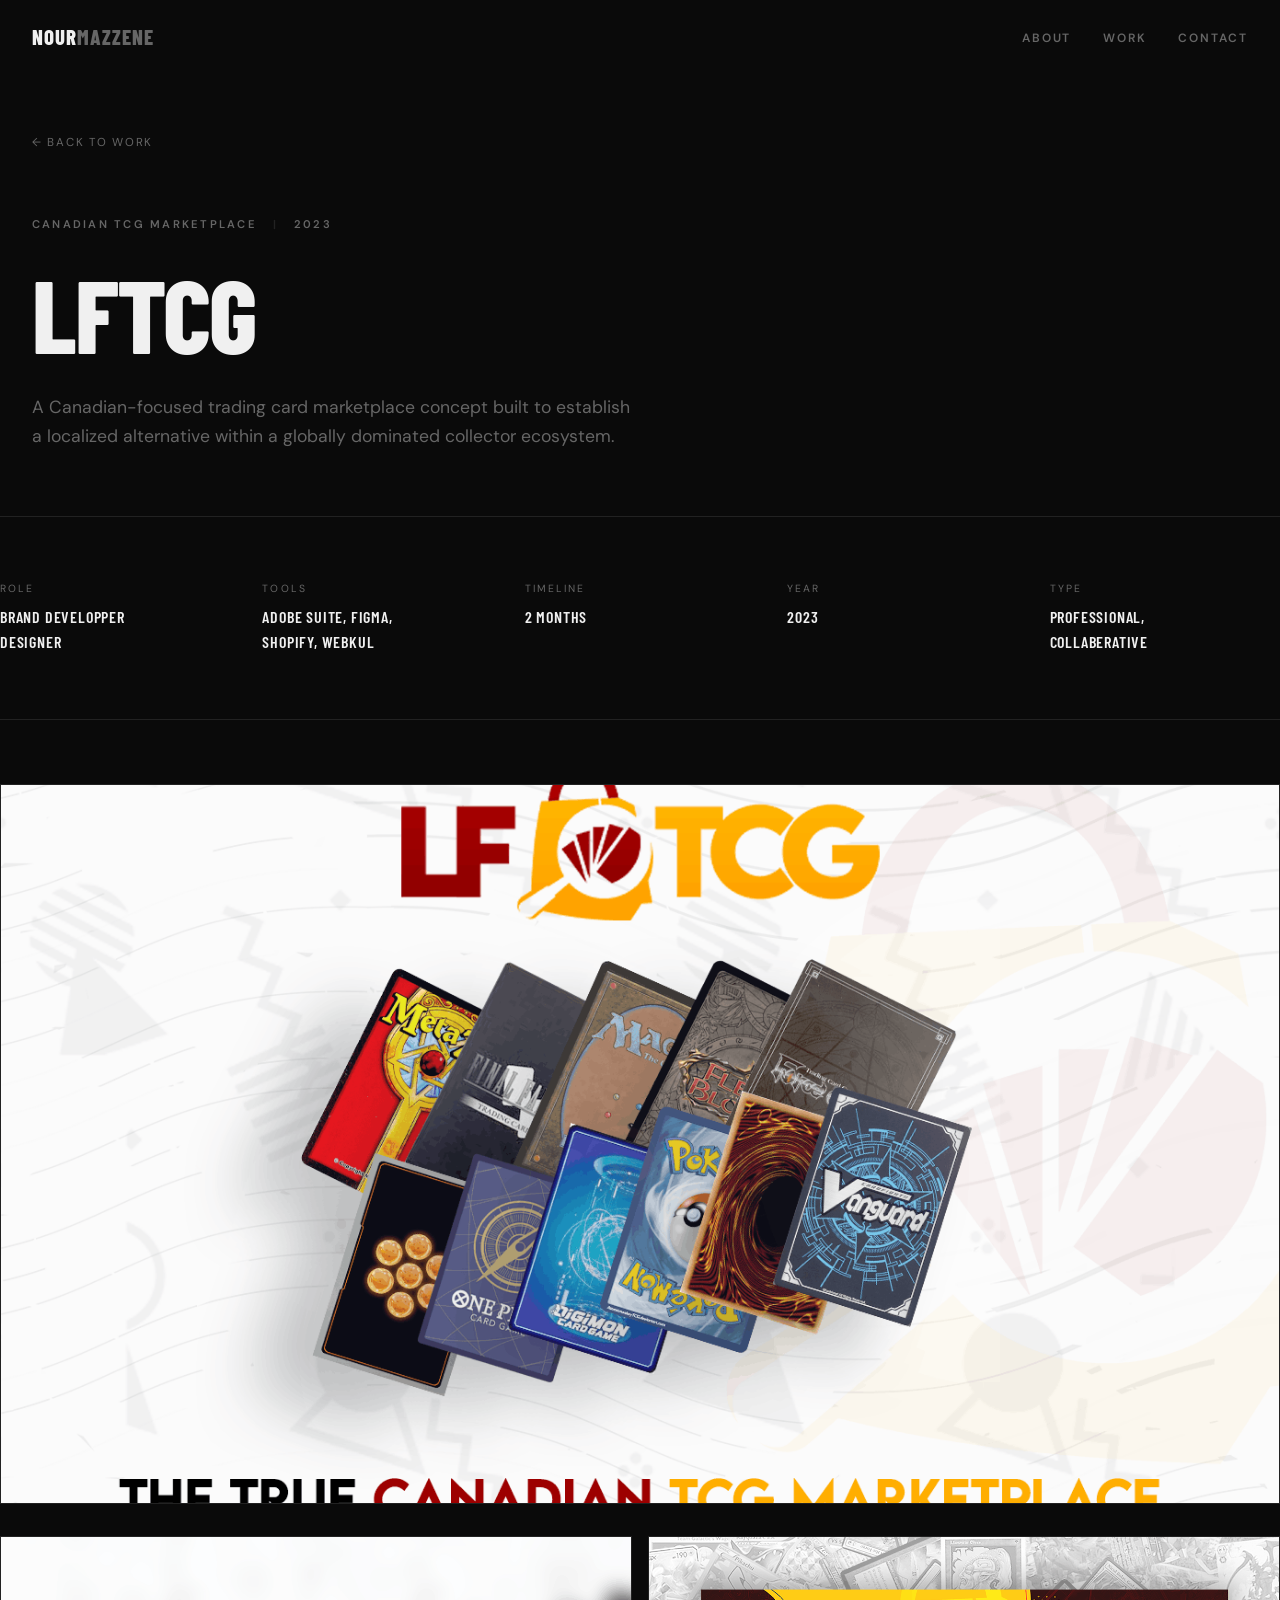
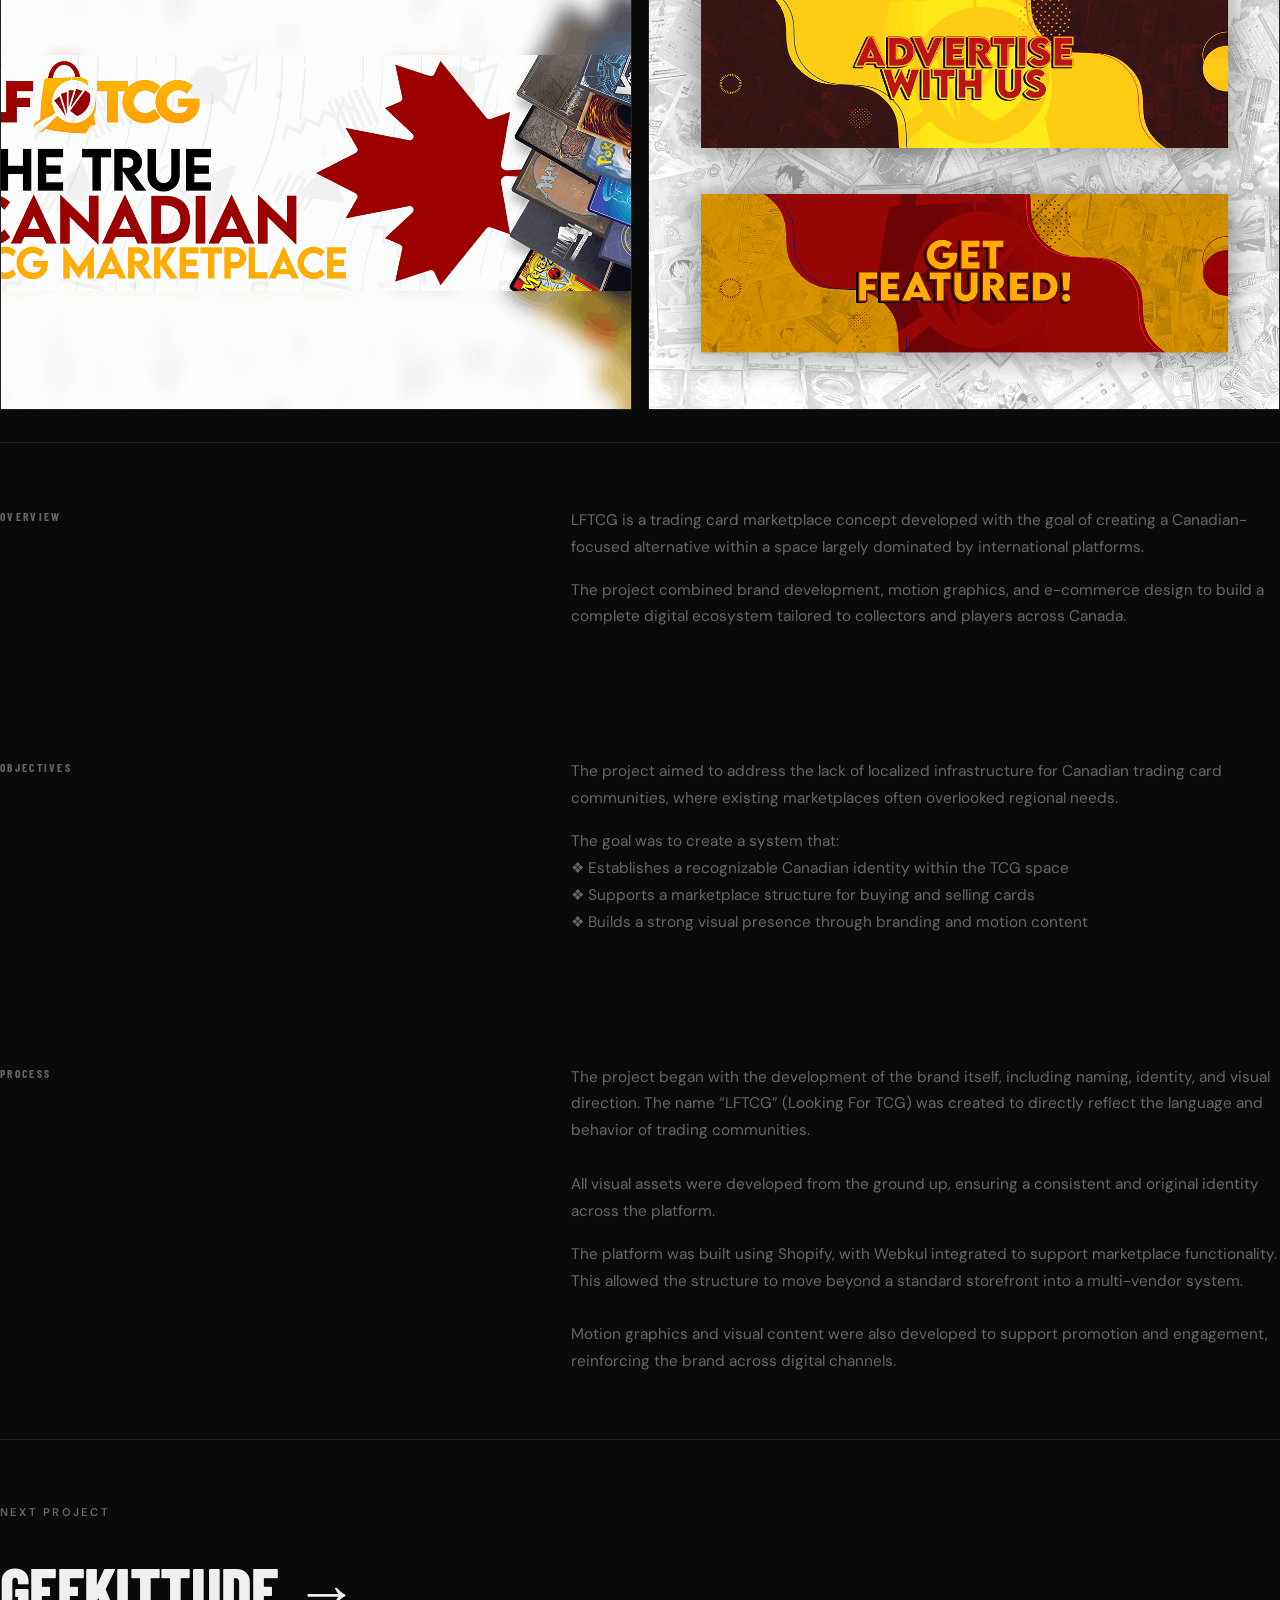
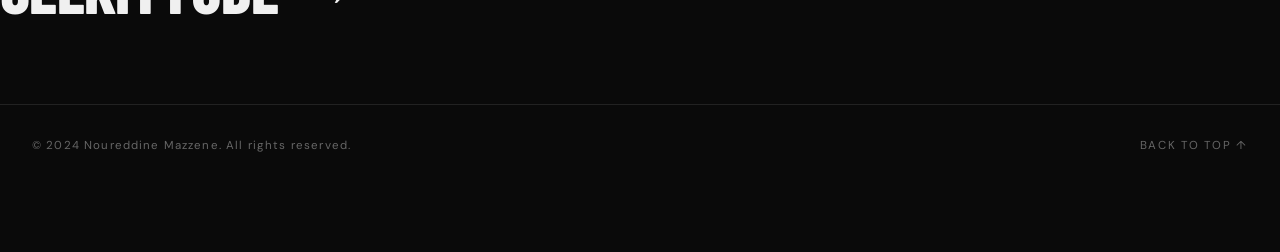
<file: portfolio/lftcg.html>
<!DOCTYPE html>
<html lang="en">
<head>
  <meta charset="UTF-8" />
  <meta name="viewport" content="width=device-width, initial-scale=1.0" />

  <!-- =====================================================
       PAGE TITLE — replace with the actual project name
       ===================================================== -->
  <title>LFTCG — Noureddine Mazzene</title>
  <meta name="description" content="A detailed look at [Project Name] by [Your Name]." />

  <!-- Google Fonts — same as homepage -->
  <link rel="preconnect" href="https://fonts.googleapis.com" />
  <link rel="preconnect" href="https://fonts.gstatic.com" crossorigin />
  <link href="https://fonts.googleapis.com/css2?family=Barlow+Condensed:ital,wght@0,400;0,600;0,700;0,800;0,900;1,800&family=DM+Sans:wght@300;400;500;600&display=swap" rel="stylesheet" />

  <!-- Main stylesheet — same file used on every page -->
  <link rel="stylesheet" href="css/style.css" />
</head>

<body>

  <!-- =====================================================
       HEADER / NAVIGATION
       — Identical to homepage — copy any changes here too
       ===================================================== -->
  <header class="header" id="header">
    <div class="container">
      <div class="header__inner">

        <!-- Logo / Name — replace "Your Name" -->
        <a href="index.html" class="header__logo">
          Nour<span>Mazzene</span>
        </a>

        <nav class="nav" aria-label="Main navigation">

          <button class="nav__toggle" aria-expanded="false" aria-label="Toggle navigation">
            <span></span>
            <span></span>
            <span></span>
          </button>

          <ul class="nav__list">
            <li><a href="index.html#about"   class="nav__link">About</a></li>
            <li><a href="index.html#work"    class="nav__link">Work</a></li>
            <li><a href="index.html#contact" class="nav__link">Contact</a></li>
          </ul>
        </nav>

      </div>
    </div>
  </header>
  <!-- END HEADER -->


  <!-- =====================================================
       PROJECT HERO
       — Large title and description for this specific project
       ===================================================== -->
  <section class="project-hero">
    <div class="container">

      <!-- Back to work link -->
      <a href="index.html#work" class="project-hero__back">
        ← Back to Work
      </a>

      <!-- Meta row: category tag + year -->
      <div class="project-hero__meta reveal">
        <!-- Replace category and year -->
        <span class="text-label">Canadian TCG Marketplace</span>
        <span class="text-label" style="color: var(--color-border);">|</span>
        <span class="text-label">2023</span>
      </div>

      <!-- Project title — replace with actual project name -->
      <h1 class="project-hero__title reveal">
        LFTCG
      </h1>

      <!-- One or two sentence overview — replace later -->
      <p class="project-hero__description reveal">
        <!-- Replace this text later -->
A Canadian-focused trading card marketplace concept built to establish a localized alternative within a globally dominated collector ecosystem.      </p>

    </div>
  </section>
  <!-- END PROJECT HERO -->


  <!-- =====================================================
       PROJECT INFO STRIP
       — Role, tools, timeline etc.
       ===================================================== -->
  <div class="project-info container reveal">

    <!-- Replace each value below -->
    <div class="project-info__item">
      <div class="project-info__label">Role</div>
      <!-- Replace with your actual role on this project -->
      <div class="project-info__value">Brand Developper <br> Designer</div>
    </div>

    <div class="project-info__item">
      <div class="project-info__label">Tools</div>
      <!-- Replace with tools you used -->
      <div class="project-info__value">Adobe Suite, Figma, <br> Shopify, Webkul</div>
    </div>

    <div class="project-info__item">
      <div class="project-info__label">Timeline</div>
      <!-- Replace with actual timeline -->
      <div class="project-info__value">2 Months</div>
    </div>

    <div class="project-info__item">
      <div class="project-info__label">Year</div>
      <!-- Replace with year -->
      <div class="project-info__value">2023</div>
    </div>

    <div class="project-info__item">
      <div class="project-info__label">Type</div>
      <!-- Replace with project type -->
      <div class="project-info__value">Professional, <br> Collaberative</div>
    </div>

  </div>
  <!-- END PROJECT INFO -->


  <!-- =====================================================
       PROJECT VISUALS
       — Swap placeholder boxes for real images later
       To add a real image:
         Replace <div class="project-visual-full">...</div>
         with    <img src="images/your-project/image1.jpg" alt="Description" class="project-visual-full" style="object-fit:cover;" />
       ===================================================== -->
  <div class="project-visuals container">

    <!-- Full-width image 1 — main hero image for the project -->
    
     <img src="images/lftcg_0002s_0001_Group-7.png" alt="Description" class="project-visual-full" style="object-fit:cover;" />
 

    <!-- Two-column image grid -->
    <div class="project-visual-grid reveal">

      <img src="images/lftcg_0002s_0002_Poster-2.png" alt="Description" class="project-visual-half" style="object-fit:cover;" />
      <img src="images/lftcg_0002s_0000_Group-8.png" alt="Description" class="project-visual-half" style="object-fit:cover;" />


    

  </div>
  <!-- END PROJECT VISUALS -->


  <!-- =====================================================
       PROJECT CONTENT
       — Written descriptions: objectives, process, reflection
       ===================================================== -->
<div class="project-content container">

  <!-- Row 1: Overview -->
  <div class="project-content__row reveal">
    <h2 class="project-content__heading">Overview</h2>
    <div class="project-content__body">
<p class="text-body">
LFTCG is a trading card marketplace concept developed with the goal of creating a Canadian-focused alternative within a space largely dominated by international platforms.
</p>

<p class="text-body">
The project combined brand development, motion graphics, and e-commerce design to build a complete digital ecosystem tailored to collectors and players across Canada.
</p>
    </div>
  </div>

  <!-- Row 2: Objectives -->
  <div class="project-content__row reveal">
    <h2 class="project-content__heading">Objectives</h2>
    <div class="project-content__body">
<p class="text-body">
The project aimed to address the lack of localized infrastructure for Canadian trading card communities, where existing marketplaces often overlooked regional needs.
</p>

<p class="text-body">
The goal was to create a system that:<br>
❖ Establishes a recognizable Canadian identity within the TCG space<br>
❖ Supports a marketplace structure for buying and selling cards<br>
❖ Builds a strong visual presence through branding and motion content
</p>
    </div>
  </div>

  <!-- Row 3: Process -->
  <div class="project-content__row reveal">
    <h2 class="project-content__heading">Process</h2>
    <div class="project-content__body">
<p class="text-body">
The project began with the development of the brand itself, including naming, identity, and visual direction. The name “LFTCG” (Looking For TCG) was created to directly reflect the language and behavior of trading communities.<br><br>

All visual assets were developed from the ground up, ensuring a consistent and original identity across the platform.
</p>

<p class="text-body">
The platform was built using Shopify, with Webkul integrated to support marketplace functionality. This allowed the structure to move beyond a standard storefront into a multi-vendor system.<br><br>

Motion graphics and visual content were also developed to support promotion and engagement, reinforcing the brand across digital channels.
</p>
    </div>
  </div>

</div>
<!-- END PROJECT CONTENT -->


  <!-- =====================================================
       NEXT PROJECT LINK
       — Leads to the next project page
       ===================================================== -->
  <div class="project-next container">
    <p class="text-label project-next__label">Next Project</p>

    <!-- Replace href with the next project's actual file -->
    <!-- Replace the project name text too -->
    <a href="geekittude.html" class="project-next__link">
      <span>Geekittude</span>
      <span>→</span>
    </a>
  </div>
  <!-- END NEXT PROJECT -->


  <!-- =====================================================
       FOOTER — identical to homepage
       ===================================================== -->
  <footer class="footer">
    <div class="container">
      <div class="footer__inner">
        <!-- Replace "Your Name" -->
        <p class="footer__copy">&copy; 2024 Noureddine Mazzene. All rights reserved.</p>
        <span class="footer__back-top">Back to Top ↑</span>
      </div>
    </div>
  </footer>
  <!-- END FOOTER -->


  <!-- JavaScript — same file as homepage -->
  <script src="js/main.js"></script>

</body>
</html>
</file>
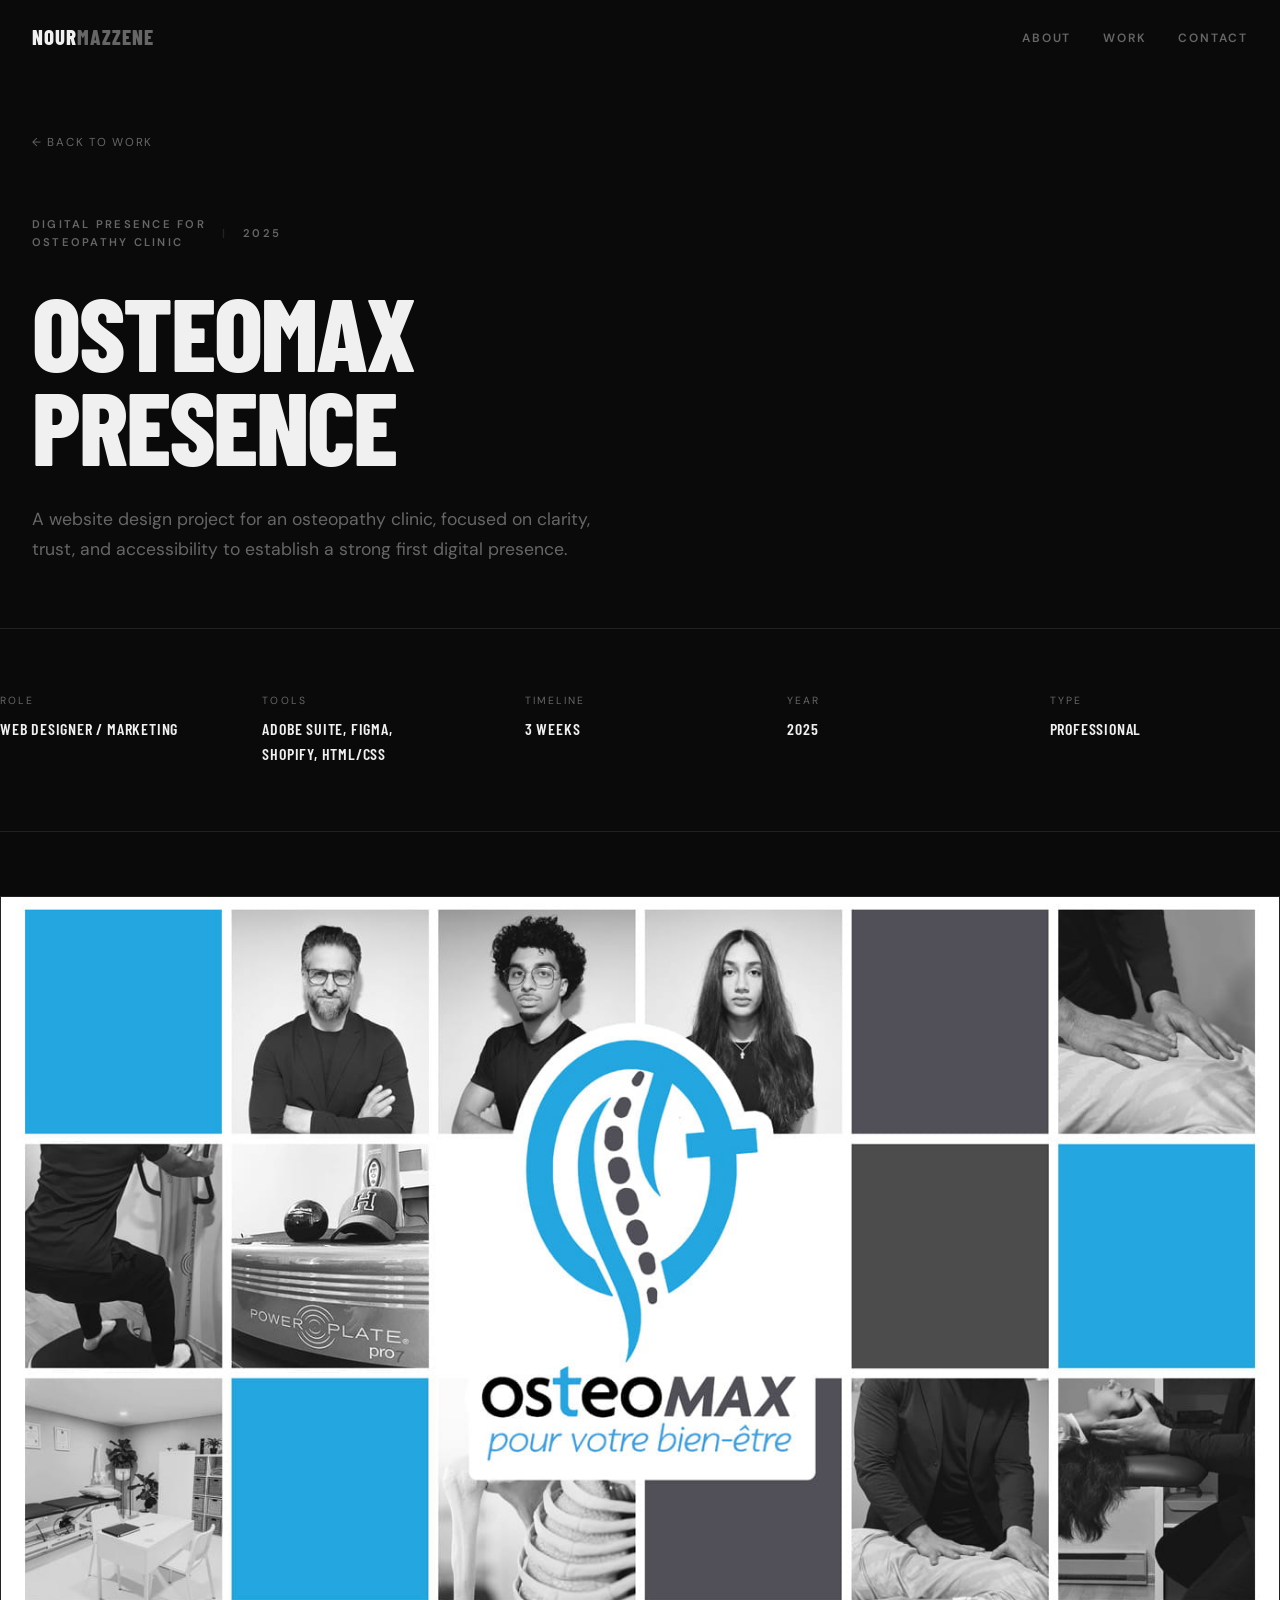
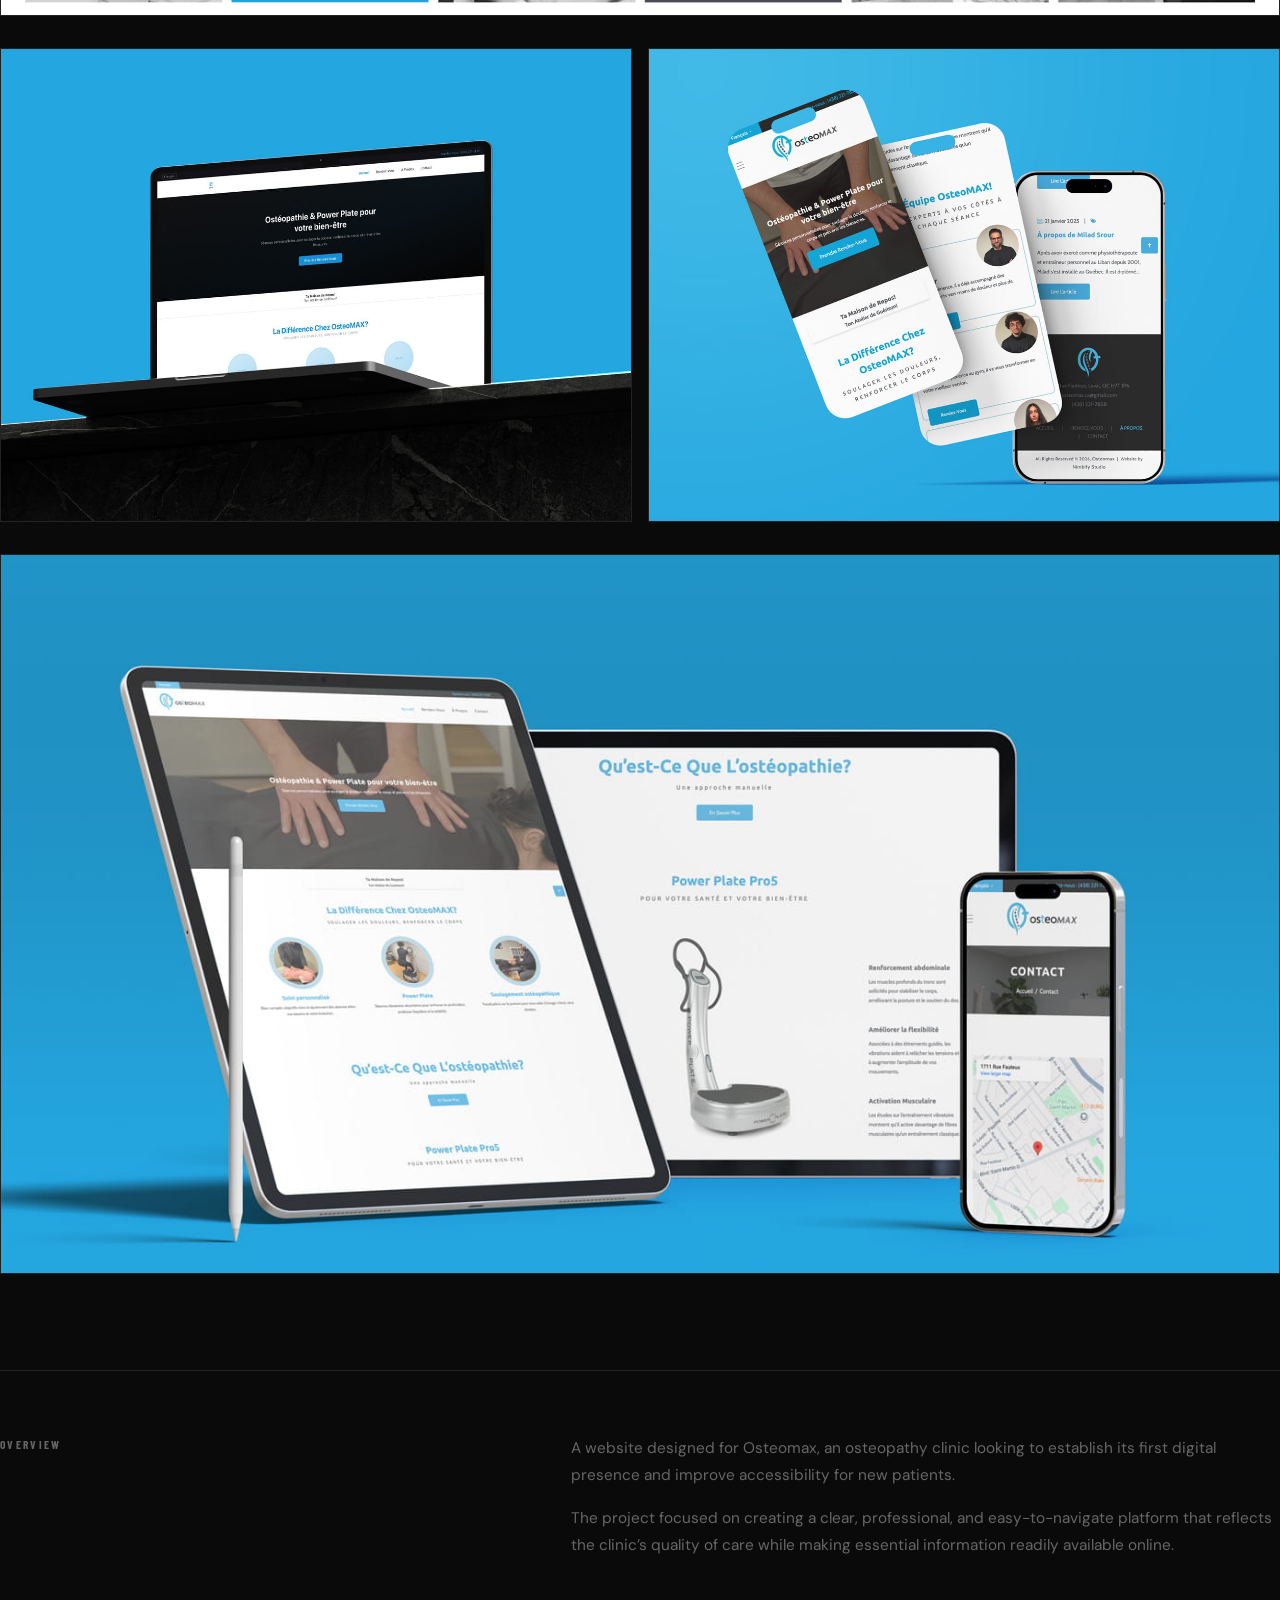
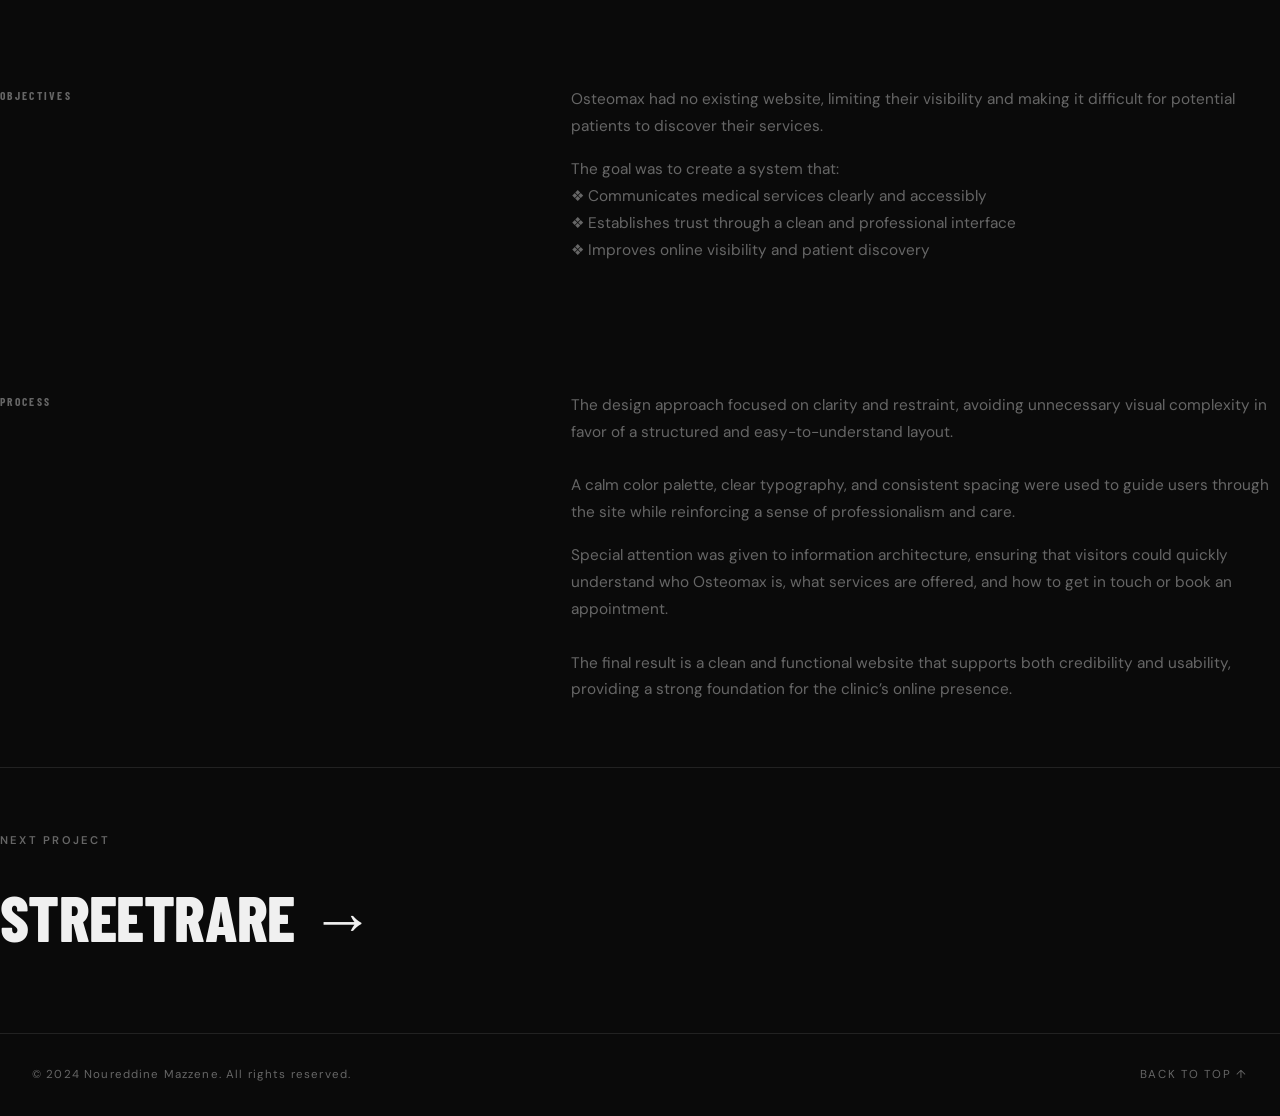
<file: portfolio/osteomax.html>
<!DOCTYPE html>
<html lang="en">
  <head>
    <meta charset="UTF-8" />
    <meta name="viewport" content="width=device-width, initial-scale=1.0" />

    <!-- =====================================================
       PAGE TITLE — replace with the actual project name
       ===================================================== -->
    <title>Osteomax — Noureddine Mazzene</title>
    <meta
      name="description"
      content="A detailed look at [Project Name] by [Your Name]."
    />

    <!-- Google Fonts — same as homepage -->
    <link rel="preconnect" href="https://fonts.googleapis.com" />
    <link rel="preconnect" href="https://fonts.gstatic.com" crossorigin />
    <link
      href="https://fonts.googleapis.com/css2?family=Barlow+Condensed:ital,wght@0,400;0,600;0,700;0,800;0,900;1,800&family=DM+Sans:wght@300;400;500;600&display=swap"
      rel="stylesheet"
    />

    <!-- Main stylesheet — same file used on every page -->
    <link rel="stylesheet" href="css/style.css" />
  </head>

  <body>
    <!-- =====================================================
       HEADER / NAVIGATION
       — Identical to homepage — copy any changes here too
       ===================================================== -->
    <header class="header" id="header">
      <div class="container">
        <div class="header__inner">
          <!-- Logo / Name — replace "Your Name" -->
          <a href="index.html" class="header__logo">
            Nour<span>Mazzene</span>
          </a>

          <nav class="nav" aria-label="Main navigation">
            <button
              class="nav__toggle"
              aria-expanded="false"
              aria-label="Toggle navigation"
            >
              <span></span>
              <span></span>
              <span></span>
            </button>

            <ul class="nav__list">
              <li><a href="index.html#about" class="nav__link">About</a></li>
              <li><a href="index.html#work" class="nav__link">Work</a></li>
              <li>
                <a href="index.html#contact" class="nav__link">Contact</a>
              </li>
            </ul>
          </nav>
        </div>
      </div>
    </header>
    <!-- END HEADER -->

    <!-- =====================================================
       PROJECT HERO
       — Large title and description for this specific project
       ===================================================== -->
    <section class="project-hero">
      <div class="container">
        <!-- Back to work link -->
        <a href="index.html#work" class="project-hero__back">
          ← Back to Work
        </a>

        <!-- Meta row: category tag + year -->
        <div class="project-hero__meta reveal">
          <!-- Replace category and year -->
          <span class="text-label"
            >Digital Presence for<br />
            Osteopathy Clinic</span
          >
          <span class="text-label" style="color: var(--color-border)">|</span>
          <span class="text-label">2025</span>
        </div>

        <!-- Project title — replace with actual project name -->
        <h1 class="project-hero__title reveal">Osteomax<br />Presence</h1>

        <!-- One or two sentence overview — replace later -->
        <p class="project-hero__description reveal">
          <!-- Replace this text later -->
          A website design project for an osteopathy clinic, focused on clarity,
          trust, and accessibility to establish a strong first digital presence.
        </p>
      </div>
    </section>
    <!-- END PROJECT HERO -->

    <!-- =====================================================
       PROJECT INFO STRIP
       — Role, tools, timeline etc.
       ===================================================== -->
    <div class="project-info container reveal">
      <!-- Replace each value below -->
      <div class="project-info__item">
        <div class="project-info__label">Role</div>
        <!-- Replace with your actual role on this project -->
        <div class="project-info__value">Web Designer / Marketing</div>
      </div>

      <div class="project-info__item">
        <div class="project-info__label">Tools</div>
        <!-- Replace with tools you used -->
        <div class="project-info__value">
          Adobe Suite, Figma, <br />
          Shopify, HTML/CSS
        </div>
      </div>

      <div class="project-info__item">
        <div class="project-info__label">Timeline</div>
        <!-- Replace with actual timeline -->
        <div class="project-info__value">3 Weeks</div>
      </div>

      <div class="project-info__item">
        <div class="project-info__label">Year</div>
        <!-- Replace with year -->
        <div class="project-info__value">2025</div>
      </div>

      <div class="project-info__item">
        <div class="project-info__label">Type</div>
        <!-- Replace with project type -->
        <div class="project-info__value">Professional</div>
      </div>
    </div>
    <!-- END PROJECT INFO -->

    <!-- =====================================================
       PROJECT VISUALS
       — Swap placeholder boxes for real images later
       To add a real image:
         Replace <div class="project-visual-full">...</div>
         with    <img src="images/your-project/image1.jpg" alt="Description" class="project-visual-full" style="object-fit:cover;" />
       ===================================================== -->
    <div class="project-visuals container">
      <!-- Full-width image 1 — main hero image for the project -->

      <img
        src="images/Osteo thumbnail.jpg"
        alt="Description"
        class="project-visual-full"
        style="object-fit: cover"
      />

      <!-- Two-column image grid -->
      <div class="project-visual-grid reveal">
        <img
          src="images/Osteo prototype.jpg"
          alt="Description"
          class="project-visual-half"
          style="object-fit: cover"
        />
        <img
          src="images/Osteo phone mockup.jpg"
          alt="Description"
          class="project-visual-half"
          style="object-fit: cover"
        />
      </div>
      <!-- end .project-visual-grid -->

      <!-- Full-width image 2 — additional overview or detail -->
      <img
        src="images/Osteo all devices mockup.jpg"
        alt="Description"
        class="project-visual-full"
        style="object-fit: cover"
      />
    </div>
    <!-- END PROJECT VISUALS -->

    <!-- =====================================================
       PROJECT CONTENT
       — Written descriptions: objectives, process, reflection
       ===================================================== -->
    <div class="project-content container">
      <!-- Row 1: Overview -->
      <div class="project-content__row reveal">
        <h2 class="project-content__heading">Overview</h2>
        <div class="project-content__body">
          <p class="text-body">
            A website designed for Osteomax, an osteopathy clinic looking to
            establish its first digital presence and improve accessibility for
            new patients.
          </p>

          <p class="text-body">
            The project focused on creating a clear, professional, and
            easy-to-navigate platform that reflects the clinic’s quality of care
            while making essential information readily available online.
          </p>
        </div>
      </div>

      <!-- Row 2: Objectives -->
      <div class="project-content__row reveal">
        <h2 class="project-content__heading">Objectives</h2>
        <div class="project-content__body">
          <p class="text-body">
            Osteomax had no existing website, limiting their visibility and
            making it difficult for potential patients to discover their
            services.
          </p>

          <p class="text-body">
            The goal was to create a system that:<br />
            ❖ Communicates medical services clearly and accessibly<br />
            ❖ Establishes trust through a clean and professional interface<br />
            ❖ Improves online visibility and patient discovery
          </p>
        </div>
      </div>

      <!-- Row 3: Process -->
      <div class="project-content__row reveal">
        <h2 class="project-content__heading">Process</h2>
        <div class="project-content__body">
          <p class="text-body">
            The design approach focused on clarity and restraint, avoiding
            unnecessary visual complexity in favor of a structured and
            easy-to-understand layout.<br /><br />

            A calm color palette, clear typography, and consistent spacing were
            used to guide users through the site while reinforcing a sense of
            professionalism and care.
          </p>

          <p class="text-body">
            Special attention was given to information architecture, ensuring
            that visitors could quickly understand who Osteomax is, what
            services are offered, and how to get in touch or book an
            appointment.<br /><br />

            The final result is a clean and functional website that supports
            both credibility and usability, providing a strong foundation for
            the clinic’s online presence.
          </p>
        </div>
      </div>
    </div>
    <!-- END PROJECT CONTENT -->

    <!-- =====================================================
       NEXT PROJECT LINK
       — Leads to the next project page
       ===================================================== -->
    <div class="project-next container">
      <p class="text-label project-next__label">Next Project</p>

      <!-- Replace href with the next project's actual file -->
      <!-- Replace the project name text too -->
      <a href="streetrare.html" class="project-next__link">
        <span>StreetRare</span>
        <span>→</span>
      </a>
    </div>
    <!-- END NEXT PROJECT -->

    <!-- =====================================================
       FOOTER — identical to homepage
       ===================================================== -->
    <footer class="footer">
      <div class="container">
        <div class="footer__inner">
          <!-- Replace "Your Name" -->
          <p class="footer__copy">
            &copy; 2024 Noureddine Mazzene. All rights reserved.
          </p>
          <span class="footer__back-top">Back to Top ↑</span>
        </div>
      </div>
    </footer>
    <!-- END FOOTER -->

    <!-- JavaScript — same file as homepage -->
    <script src="js/main.js"></script>
  </body>
</html>
</file>
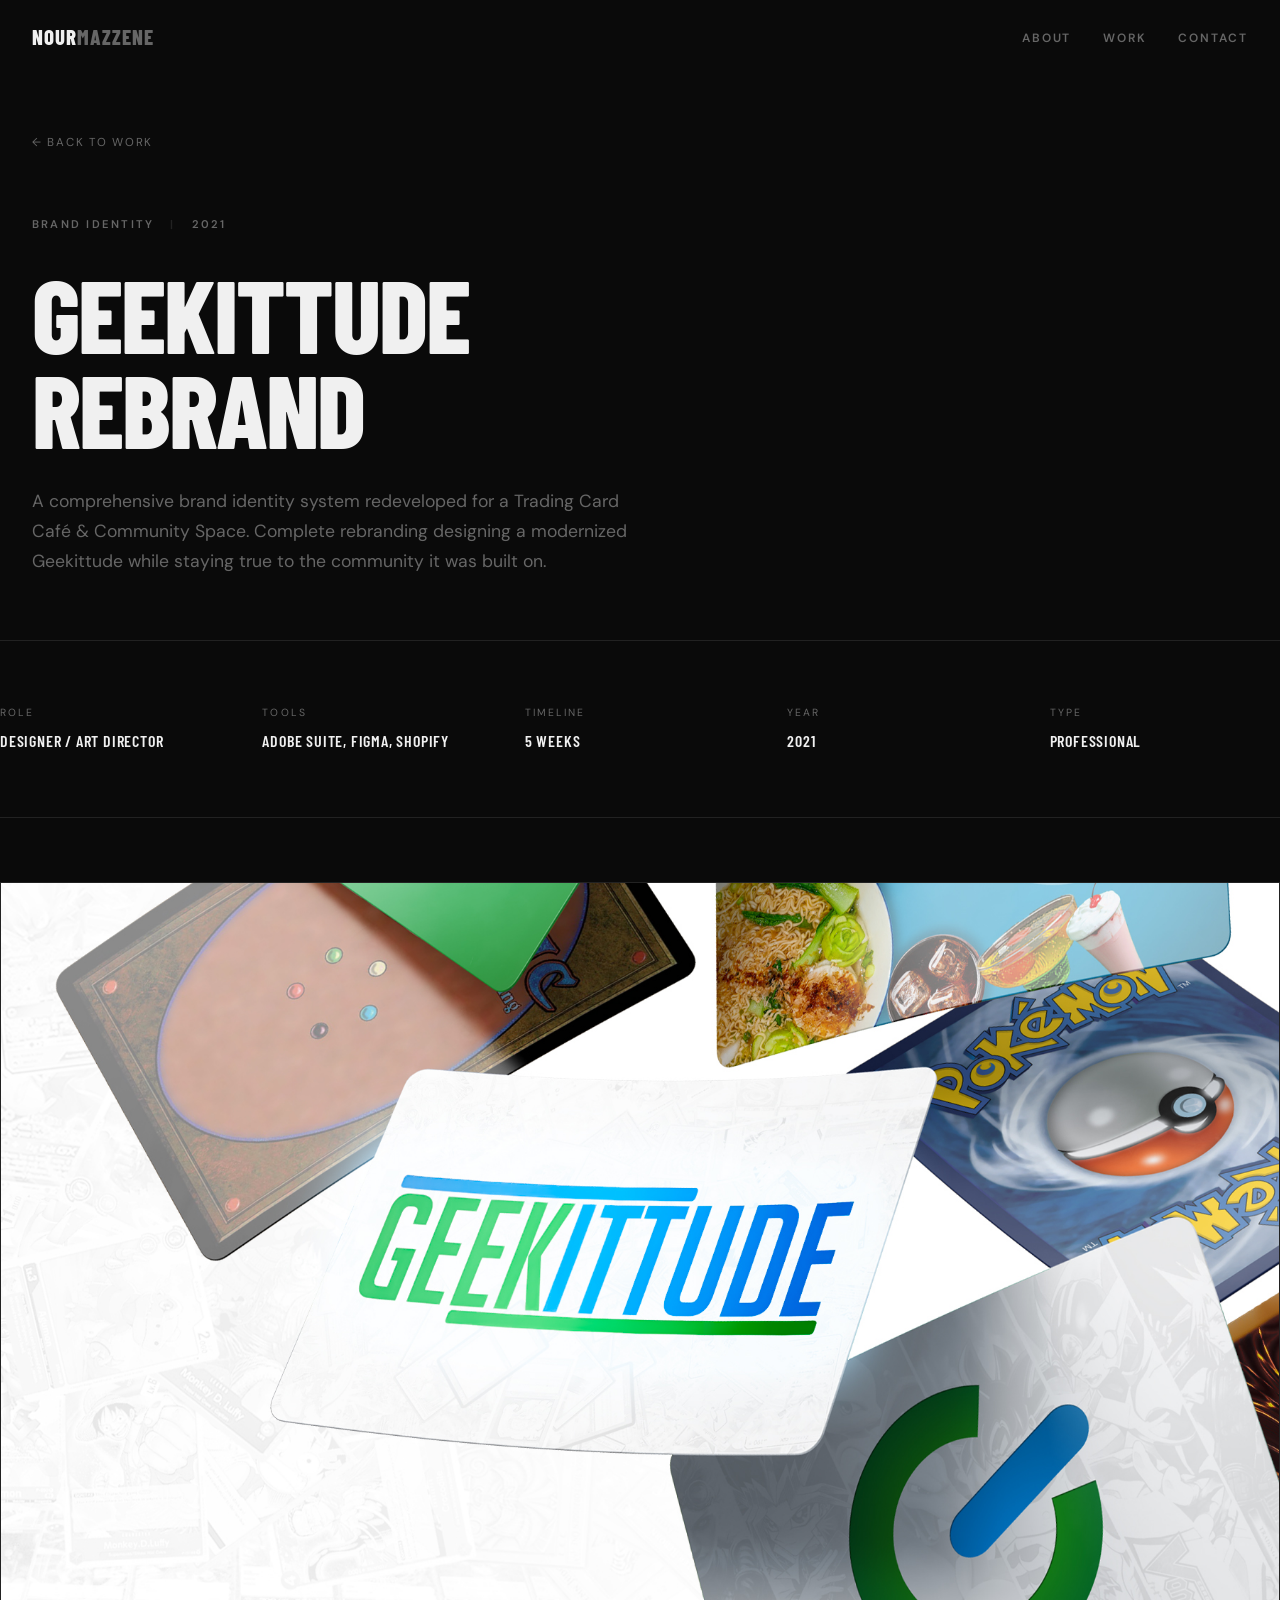
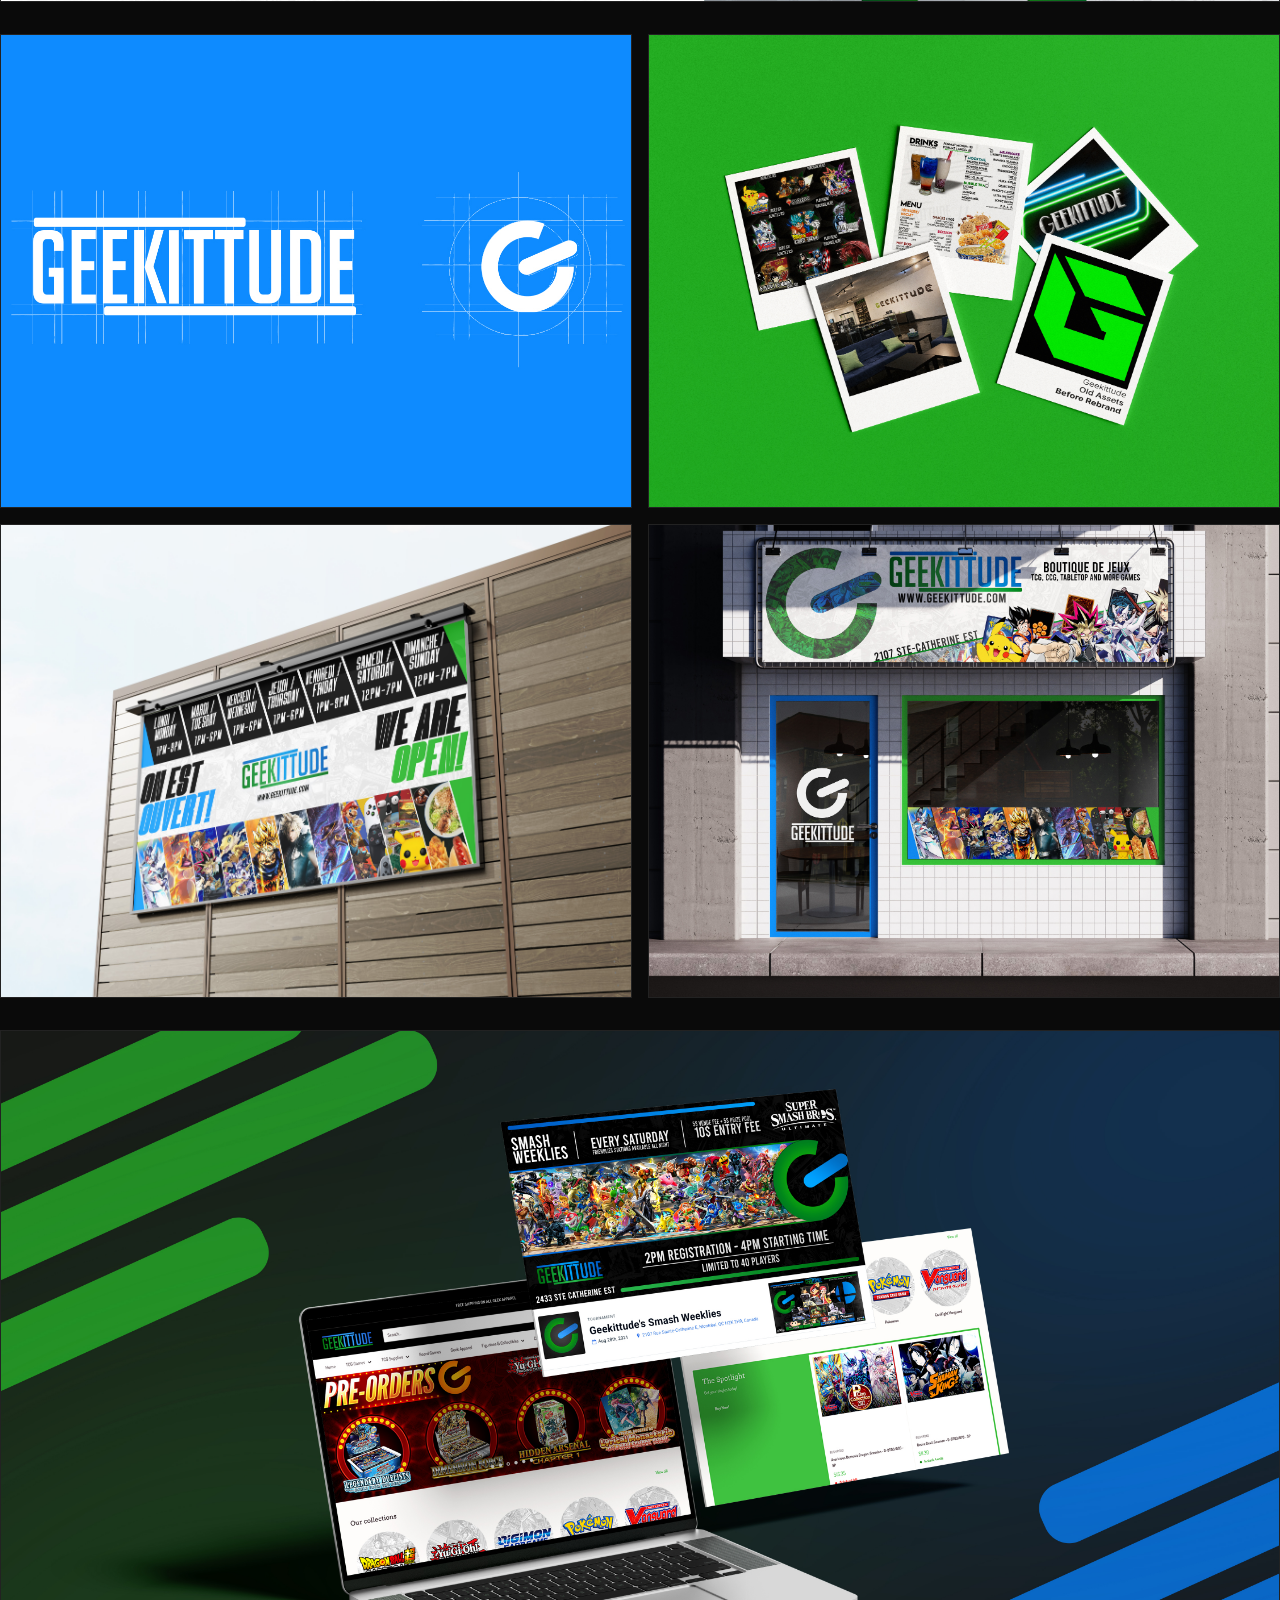
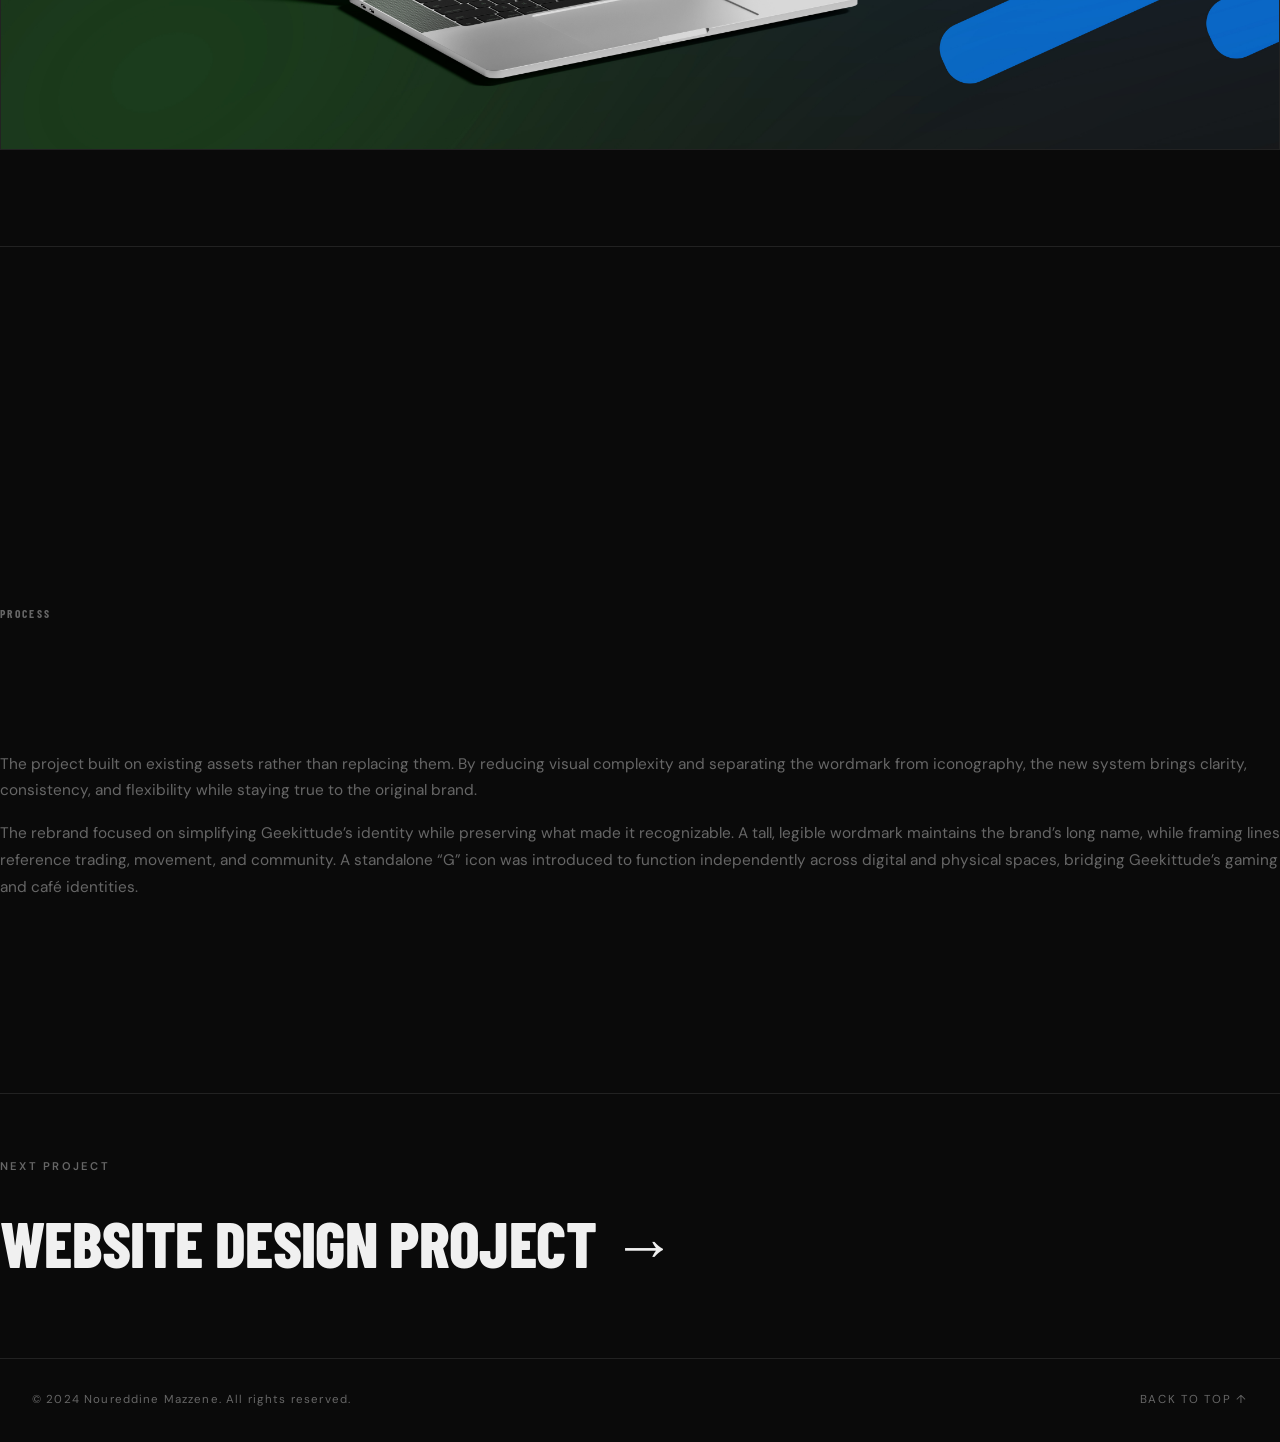
<file: portfolio/project-template.html>
<!DOCTYPE html>
<html lang="en">
<head>
  <meta charset="UTF-8" />
  <meta name="viewport" content="width=device-width, initial-scale=1.0" />

  <!-- =====================================================
       PAGE TITLE — replace with the actual project name
       ===================================================== -->
  <title>Geekittude — Noureddine Mazzene</title>
  <meta name="description" content="A detailed look at [Project Name] by [Your Name]." />

  <!-- Google Fonts — same as homepage -->
  <link rel="preconnect" href="https://fonts.googleapis.com" />
  <link rel="preconnect" href="https://fonts.gstatic.com" crossorigin />
  <link href="https://fonts.googleapis.com/css2?family=Barlow+Condensed:ital,wght@0,400;0,600;0,700;0,800;0,900;1,800&family=DM+Sans:wght@300;400;500;600&display=swap" rel="stylesheet" />

  <!-- Main stylesheet — same file used on every page -->
  <link rel="stylesheet" href="css/style.css" />
</head>

<body>

  <!-- =====================================================
       HEADER / NAVIGATION
       — Identical to homepage — copy any changes here too
       ===================================================== -->
  <header class="header" id="header">
    <div class="container">
      <div class="header__inner">

        <!-- Logo / Name — replace "Your Name" -->
        <a href="index.html" class="header__logo">
          Nour<span>Mazzene</span>
        </a>

        <nav class="nav" aria-label="Main navigation">

          <button class="nav__toggle" aria-expanded="false" aria-label="Toggle navigation">
            <span></span>
            <span></span>
            <span></span>
          </button>

          <ul class="nav__list">
            <li><a href="index.html#about"   class="nav__link">About</a></li>
            <li><a href="index.html#work"    class="nav__link">Work</a></li>
            <li><a href="index.html#contact" class="nav__link">Contact</a></li>
          </ul>
        </nav>

      </div>
    </div>
  </header>
  <!-- END HEADER -->


  <!-- =====================================================
       PROJECT HERO
       — Large title and description for this specific project
       ===================================================== -->
  <section class="project-hero">
    <div class="container">

      <!-- Back to work link -->
      <a href="index.html#work" class="project-hero__back">
        ← Back to Work
      </a>

      <!-- Meta row: category tag + year -->
      <div class="project-hero__meta reveal">
        <!-- Replace category and year -->
        <span class="text-label">Brand Identity</span>
        <span class="text-label" style="color: var(--color-border);">|</span>
        <span class="text-label">2021</span>
      </div>

      <!-- Project title — replace with actual project name -->
      <h1 class="project-hero__title reveal">
        Geekittude<br>Rebrand
      </h1>

      <!-- One or two sentence overview — replace later -->
      <p class="project-hero__description reveal">
        <!-- Replace this text later -->
        A comprehensive brand identity system redeveloped for a Trading Card Café & Community Space.
        Complete rebranding designing a modernized Geekittude while staying true to the community it was built on.
      </p>

    </div>
  </section>
  <!-- END PROJECT HERO -->


  <!-- =====================================================
       PROJECT INFO STRIP
       — Role, tools, timeline etc.
       ===================================================== -->
  <div class="project-info container reveal">

    <!-- Replace each value below -->
    <div class="project-info__item">
      <div class="project-info__label">Role</div>
      <!-- Replace with your actual role on this project -->
      <div class="project-info__value">Designer / Art Director</div>
    </div>

    <div class="project-info__item">
      <div class="project-info__label">Tools</div>
      <!-- Replace with tools you used -->
      <div class="project-info__value">Adobe Suite, Figma, Shopify</div>
    </div>

    <div class="project-info__item">
      <div class="project-info__label">Timeline</div>
      <!-- Replace with actual timeline -->
      <div class="project-info__value">5 Weeks</div>
    </div>

    <div class="project-info__item">
      <div class="project-info__label">Year</div>
      <!-- Replace with year -->
      <div class="project-info__value">2021</div>
    </div>

    <div class="project-info__item">
      <div class="project-info__label">Type</div>
      <!-- Replace with project type -->
      <div class="project-info__value">Professional</div>
    </div>

  </div>
  <!-- END PROJECT INFO -->


  <!-- =====================================================
       PROJECT VISUALS
       — Swap placeholder boxes for real images later
       To add a real image:
         Replace <div class="project-visual-full">...</div>
         with    <img src="images/your-project/image1.jpg" alt="Description" class="project-visual-full" style="object-fit:cover;" />
       ===================================================== -->
  <div class="project-visuals container">

    <!-- Full-width image 1 — main hero image for the project -->
    
     <img src="images/image1.jpg" alt="Description" class="project-visual-full" style="object-fit:cover;" />
 

    <!-- Two-column image grid -->
    <div class="project-visual-grid reveal">

      <img src="images/geekittude logo grid.jpeg" alt="Description" class="project-visual-half" style="object-fit:cover;" />
      <img src="images/geekittude polaroid mockup.jpg" alt="Description" class="project-visual-half" style="object-fit:cover;" />
      <img src="images/geekittude hours mockup.jpg" alt="Description" class="project-visual-half" style="object-fit:cover;" />
      <img src="images/geekittude outside mockup.jpeg" alt="Description" class="project-visual-half" style="object-fit:cover;" />

    </div><!-- end .project-visual-grid -->

    <!-- Full-width image 2 — additional overview or detail -->
     <img src="images/geekittude laptop mockup.jpeg" alt="Description" class="project-visual-full" style="object-fit:cover;" />


    

  </div>
  <!-- END PROJECT VISUALS -->


  <!-- =====================================================
       PROJECT CONTENT
       — Written descriptions: objectives, process, reflection
       ===================================================== -->
  <div class="project-content container">

    <!-- Left column: section headings -->
    <div class="project-content__sidebar">

      <div class="project-content__section reveal">
        <h2 class="project-content__heading">Overview</h2>
      </div>

      <div class="project-content__section reveal" style="margin-top: var(--space-xl);">
        <h2 class="project-content__heading">Objectives</h2>
      </div>

      <div class="project-content__section reveal" style="margin-top: var(--space-xl);">
        <h2 class="project-content__heading">Process</h2>
      </div>

    </div>

    <!-- Right column: text bodies -->
    <div class="project-content__body">

      <!-- Overview / Description — what is this project? -->
      <div class="project-content__section reveal">
        <p class="text-body">
          <!-- Replace this text later -->
         The project built on existing assets rather than replacing them. By reducing visual complexity and separating the wordmark from iconography, the new system brings clarity, consistency, and flexibility while staying true to the original brand.
        </p>
        <p class="text-body">
          <!-- Replace this text later -->
The rebrand focused on simplifying Geekittude’s identity while preserving what made it recognizable. A tall, legible wordmark maintains the brand’s long name, while framing lines reference trading, movement, and community. A standalone “G” icon was introduced to function independently across digital and physical spaces, bridging Geekittude’s gaming and café identities.
        </p>
      </div>

      <!-- Objectives / Intentions — why did you approach it this way? -->
      <div class="project-content__section reveal" style="margin-top: var(--space-xl);">
        <p class="text-body">
          <!-- Replace this text later -->

        </p>
        <p class="text-body">
          <!-- Replace this text later -->

        </p>
      </div>

      <!-- Process — how did you make it? -->
      <div class="project-content__section reveal" style="margin-top: var(--space-xl);">
        <p class="text-body">
          <!-- Replace this text later -->

        </p>
        <p class="text-body">
          <!-- Replace this text later -->

        </p>
        <p class="text-body">
          <!-- Replace this text later -->

        </p>
      </div>

    </div><!-- end .project-content__body -->

  </div>
  <!-- END PROJECT CONTENT -->


  <!-- =====================================================
       NEXT PROJECT LINK
       — Leads to the next project page
       ===================================================== -->
  <div class="project-next container">
    <p class="text-label project-next__label">Next Project</p>

    <!-- Replace href with the next project's actual file -->
    <!-- Replace the project name text too -->
    <a href="project-template.html" class="project-next__link">
      <span>Website Design Project</span>
      <span>→</span>
    </a>
  </div>
  <!-- END NEXT PROJECT -->


  <!-- =====================================================
       FOOTER — identical to homepage
       ===================================================== -->
  <footer class="footer">
    <div class="container">
      <div class="footer__inner">
        <!-- Replace "Your Name" -->
        <p class="footer__copy">&copy; 2024 Noureddine Mazzene. All rights reserved.</p>
        <span class="footer__back-top">Back to Top ↑</span>
      </div>
    </div>
  </footer>
  <!-- END FOOTER -->


  <!-- JavaScript — same file as homepage -->
  <script src="js/main.js"></script>

</body>
</html>
</file>
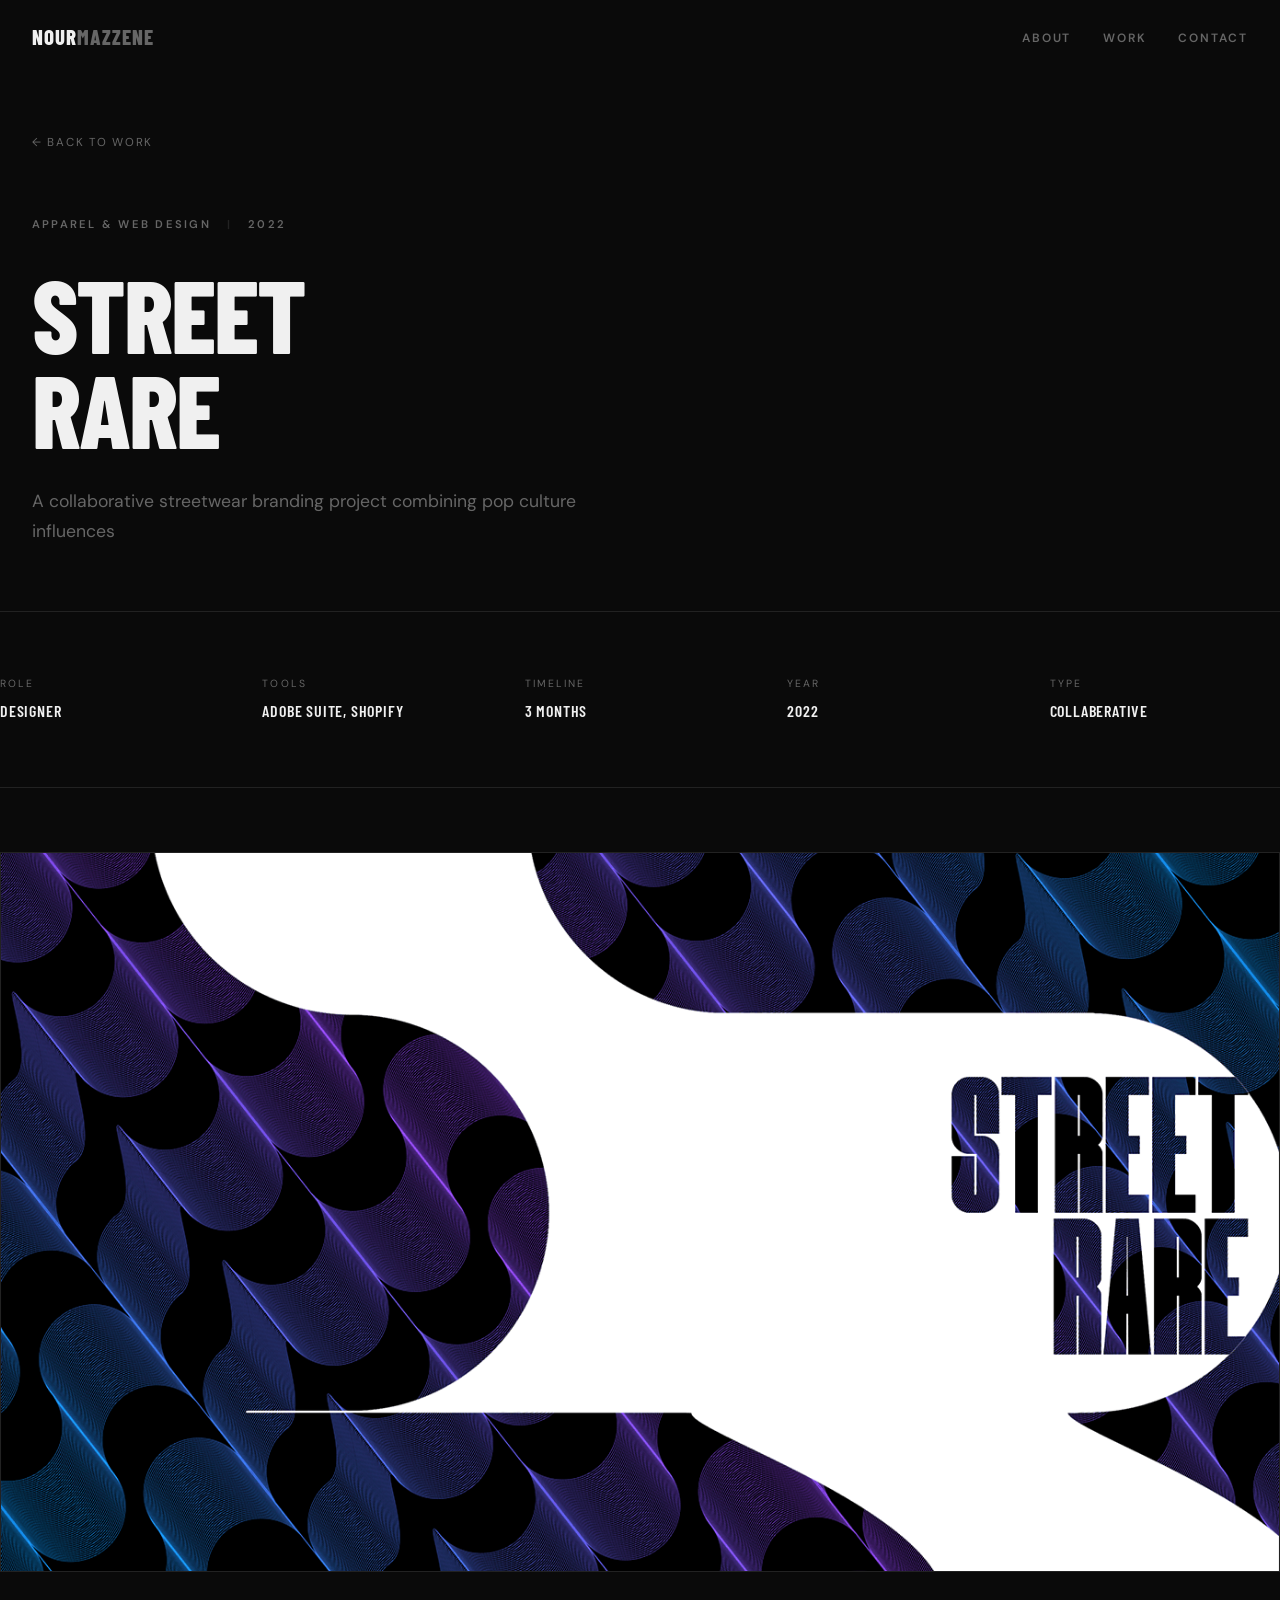
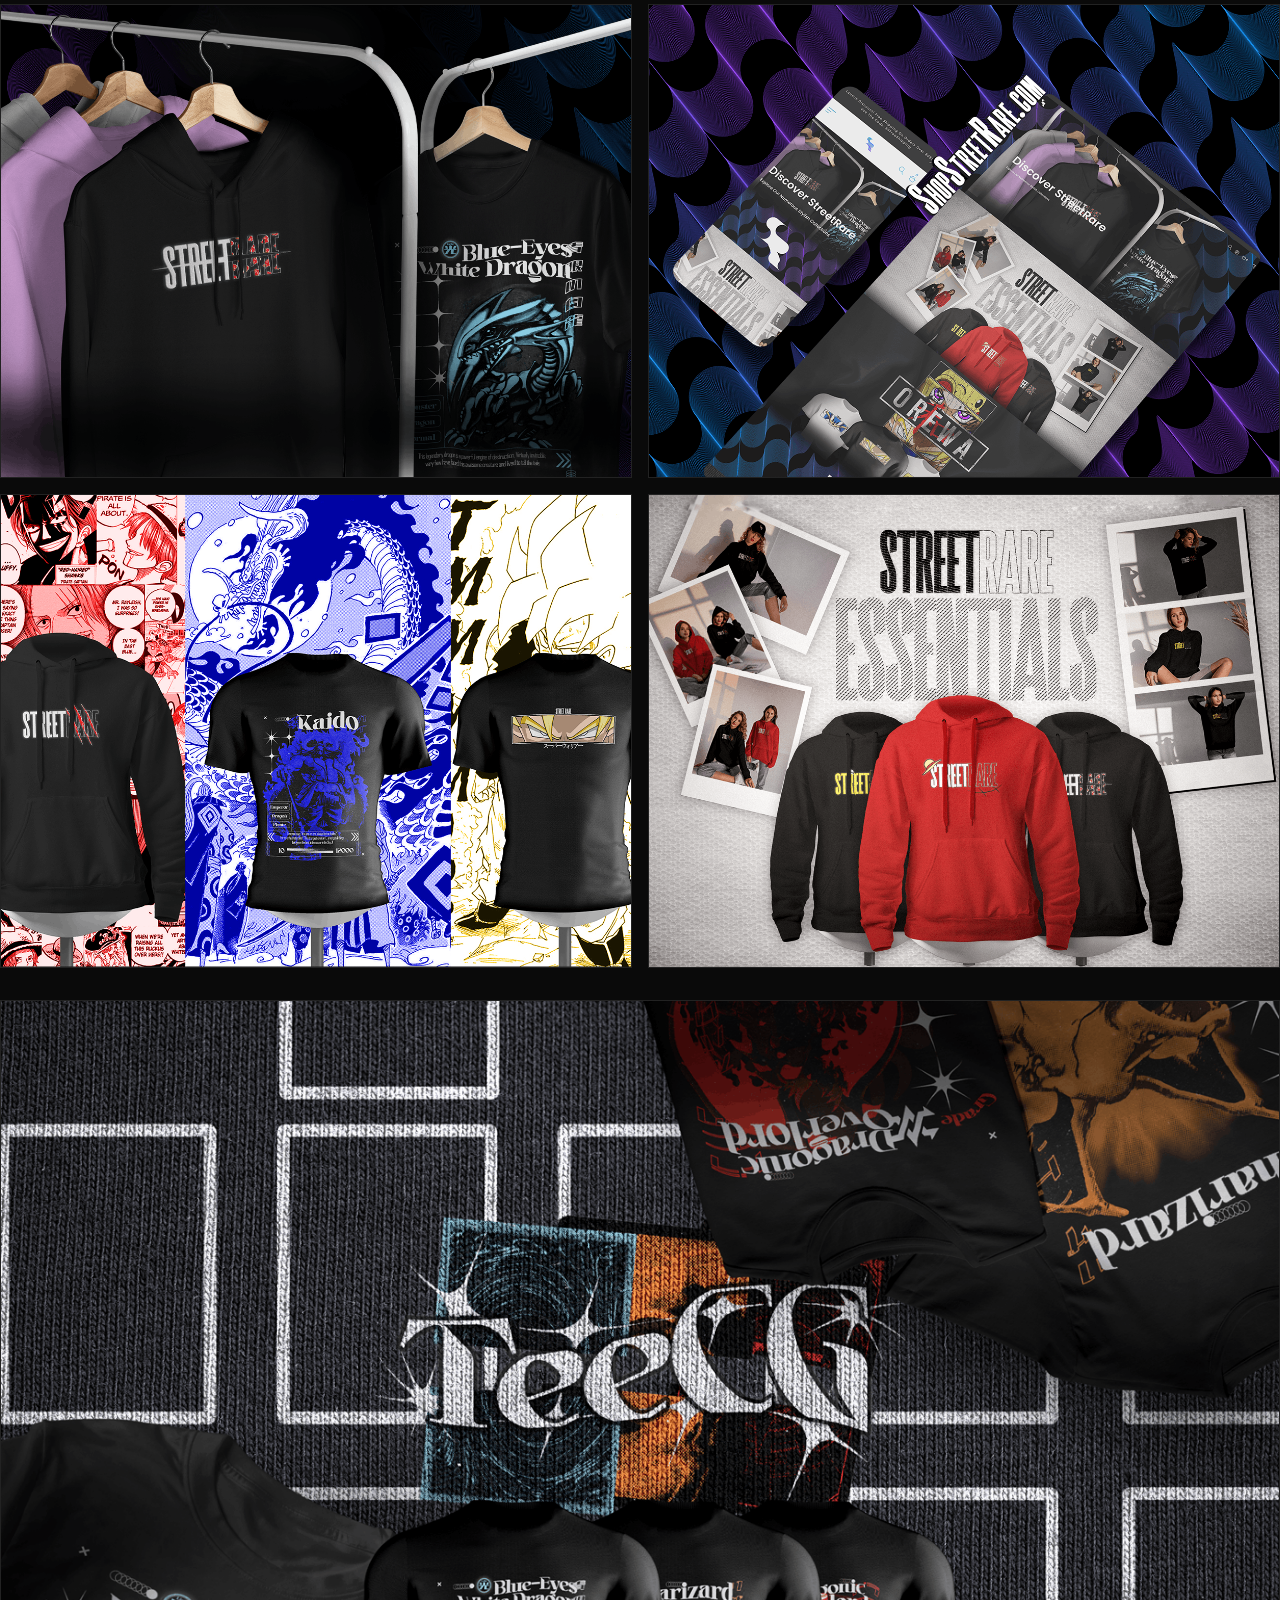
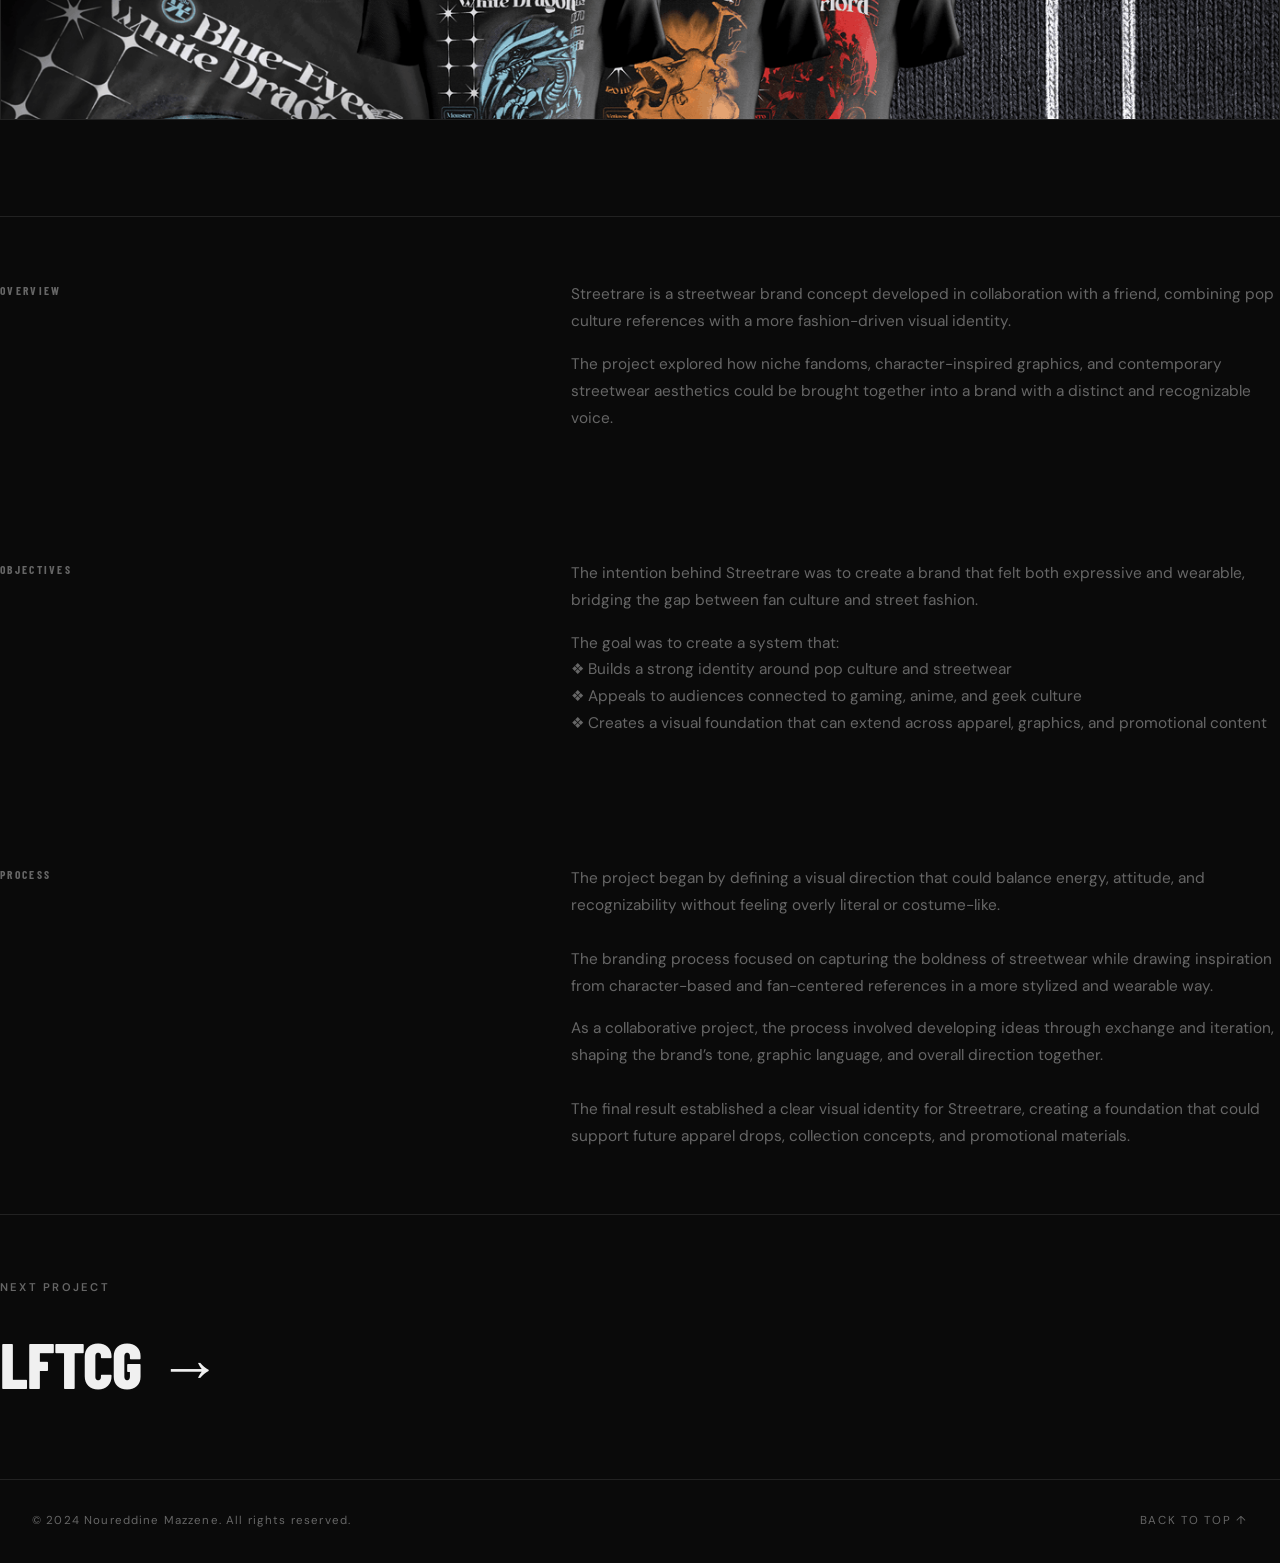
<file: portfolio/streetrare.html>
<!DOCTYPE html>
<html lang="en">
  <head>
    <meta charset="UTF-8" />
    <meta name="viewport" content="width=device-width, initial-scale=1.0" />

    <!-- =====================================================
       PAGE TITLE — replace with the actual project name
       ===================================================== -->
    <title>StreetRare — Noureddine Mazzene</title>
    <meta
      name="description"
      content="A detailed look at [Project Name] by [Your Name]."
    />

    <!-- Google Fonts — same as homepage -->
    <link rel="preconnect" href="https://fonts.googleapis.com" />
    <link rel="preconnect" href="https://fonts.gstatic.com" crossorigin />
    <link
      href="https://fonts.googleapis.com/css2?family=Barlow+Condensed:ital,wght@0,400;0,600;0,700;0,800;0,900;1,800&family=DM+Sans:wght@300;400;500;600&display=swap"
      rel="stylesheet"
    />

    <!-- Main stylesheet — same file used on every page -->
    <link rel="stylesheet" href="css/style.css" />
  </head>

  <body>
    <!-- =====================================================
       HEADER / NAVIGATION
       — Identical to homepage — copy any changes here too
       ===================================================== -->
    <header class="header" id="header">
      <div class="container">
        <div class="header__inner">
          <!-- Logo / Name — replace "Your Name" -->
          <a href="index.html" class="header__logo">
            Nour<span>Mazzene</span>
          </a>

          <nav class="nav" aria-label="Main navigation">
            <button
              class="nav__toggle"
              aria-expanded="false"
              aria-label="Toggle navigation"
            >
              <span></span>
              <span></span>
              <span></span>
            </button>

            <ul class="nav__list">
              <li><a href="index.html#about" class="nav__link">About</a></li>
              <li><a href="index.html#work" class="nav__link">Work</a></li>
              <li>
                <a href="index.html#contact" class="nav__link">Contact</a>
              </li>
            </ul>
          </nav>
        </div>
      </div>
    </header>
    <!-- END HEADER -->

    <!-- =====================================================
       PROJECT HERO
       — Large title and description for this specific project
       ===================================================== -->
    <section class="project-hero">
      <div class="container">
        <!-- Back to work link -->
        <a href="index.html#work" class="project-hero__back">
          ← Back to Work
        </a>

        <!-- Meta row: category tag + year -->
        <div class="project-hero__meta reveal">
          <!-- Replace category and year -->
          <span class="text-label">Apparel & Web design</span>
          <span class="text-label" style="color: var(--color-border)">|</span>
          <span class="text-label">2022</span>
        </div>

        <!-- Project title — replace with actual project name -->
        <h1 class="project-hero__title reveal">Street<br />Rare</h1>

        <!-- One or two sentence overview — replace later -->
        <p class="project-hero__description reveal">
          <!-- Replace this text later -->
          A collaborative streetwear branding project combining pop culture
          influences
        </p>
      </div>
    </section>
    <!-- END PROJECT HERO -->

    <!-- =====================================================
       PROJECT INFO STRIP
       — Role, tools, timeline etc.
       ===================================================== -->
    <div class="project-info container reveal">
      <!-- Replace each value below -->
      <div class="project-info__item">
        <div class="project-info__label">Role</div>
        <!-- Replace with your actual role on this project -->
        <div class="project-info__value">Designer</div>
      </div>

      <div class="project-info__item">
        <div class="project-info__label">Tools</div>
        <!-- Replace with tools you used -->
        <div class="project-info__value">Adobe Suite, Shopify</div>
      </div>

      <div class="project-info__item">
        <div class="project-info__label">Timeline</div>
        <!-- Replace with actual timeline -->
        <div class="project-info__value">3 Months</div>
      </div>

      <div class="project-info__item">
        <div class="project-info__label">Year</div>
        <!-- Replace with year -->
        <div class="project-info__value">2022</div>
      </div>

      <div class="project-info__item">
        <div class="project-info__label">Type</div>
        <!-- Replace with project type -->
        <div class="project-info__value">Collaberative</div>
      </div>
    </div>
    <!-- END PROJECT INFO -->

    <!-- =====================================================
       PROJECT VISUALS
       — Swap placeholder boxes for real images later
       To add a real image:
         Replace <div class="project-visual-full">...</div>
         with    <img src="images/your-project/image1.jpg" alt="Description" class="project-visual-full" style="object-fit:cover;" />
       ===================================================== -->
    <div class="project-visuals container">
      <!-- Full-width image 1 — main hero image for the project -->

      <img
        src="images/SR_0002s_0005_Thumbnail.png"
        alt="Description"
        class="project-visual-full"
        style="object-fit: cover"
      />

      <!-- Two-column image grid -->
      <div class="project-visual-grid reveal">
        <img
          src="images/SR_0002s_0000_clotherack.png"
          alt="Description"
          class="project-visual-half"
          style="object-fit: cover"
        />
        <img
          src="images/SR_0002s_0004_Website-Mockup.png"
          alt="Description"
          class="project-visual-half"
          style="object-fit: cover"
        />
        <img
          src="images/SR_0002s_0003_socialpost.png"
          alt="Description"
          class="project-visual-half"
          style="object-fit: cover"
        />
        <img
          src="images/SR_0002s_0002_essential.png"
          alt="Description"
          class="project-visual-half"
          style="object-fit: cover"
        />
      </div>
      <!-- end .project-visual-grid -->

      <!-- Full-width image 2 — additional overview or detail -->
      <img
        src="images/SR_0002s_0001_teecg.png"
        alt="Description"
        class="project-visual-full"
        style="object-fit: cover"
      />
    </div>
    <!-- END PROJECT VISUALS -->

    <!-- =====================================================
       PROJECT CONTENT
       — Written descriptions: objectives, process, reflection
       ===================================================== -->
    <div class="project-content container">
      <!-- Row 1: Overview -->
      <div class="project-content__row reveal">
        <h2 class="project-content__heading">Overview</h2>
        <div class="project-content__body">
          <p class="text-body">
            Streetrare is a streetwear brand concept developed in collaboration
            with a friend, combining pop culture references with a more
            fashion-driven visual identity.
          </p>

          <p class="text-body">
            The project explored how niche fandoms, character-inspired graphics,
            and contemporary streetwear aesthetics could be brought together
            into a brand with a distinct and recognizable voice.
          </p>
        </div>
      </div>

      <!-- Row 2: Objectives -->
      <div class="project-content__row reveal">
        <h2 class="project-content__heading">Objectives</h2>
        <div class="project-content__body">
          <p class="text-body">
            The intention behind Streetrare was to create a brand that felt both
            expressive and wearable, bridging the gap between fan culture and
            street fashion.
          </p>

          <p class="text-body">
            The goal was to create a system that:<br />
            ❖ Builds a strong identity around pop culture and streetwear<br />
            ❖ Appeals to audiences connected to gaming, anime, and geek
            culture<br />
            ❖ Creates a visual foundation that can extend across apparel,
            graphics, and promotional content
          </p>
        </div>
      </div>

      <!-- Row 3: Process -->
      <div class="project-content__row reveal">
        <h2 class="project-content__heading">Process</h2>
        <div class="project-content__body">
          <p class="text-body">
            The project began by defining a visual direction that could balance
            energy, attitude, and recognizability without feeling overly literal
            or costume-like.<br /><br />

            The branding process focused on capturing the boldness of streetwear
            while drawing inspiration from character-based and fan-centered
            references in a more stylized and wearable way.
          </p>

          <p class="text-body">
            As a collaborative project, the process involved developing ideas
            through exchange and iteration, shaping the brand’s tone, graphic
            language, and overall direction together.<br /><br />

            The final result established a clear visual identity for Streetrare,
            creating a foundation that could support future apparel drops,
            collection concepts, and promotional materials.
          </p>
        </div>
      </div>
    </div>
    <!-- END PROJECT CONTENT -->

    <!-- =====================================================
       NEXT PROJECT LINK
       — Leads to the next project page
       ===================================================== -->
    <div class="project-next container">
      <p class="text-label project-next__label">Next Project</p>

      <!-- Replace href with the next project's actual file -->
      <!-- Replace the project name text too -->
      <a href="lftcg.html" class="project-next__link">
        <span>LFTCG</span>
        <span>→</span>
      </a>
    </div>
    <!-- END NEXT PROJECT -->

    <!-- =====================================================
       FOOTER — identical to homepage
       ===================================================== -->
    <footer class="footer">
      <div class="container">
        <div class="footer__inner">
          <!-- Replace "Your Name" -->
          <p class="footer__copy">
            &copy; 2024 Noureddine Mazzene. All rights reserved.
          </p>
          <span class="footer__back-top">Back to Top ↑</span>
        </div>
      </div>
    </footer>
    <!-- END FOOTER -->

    <!-- JavaScript — same file as homepage -->
    <script src="js/main.js"></script>
  </body>
</html>
</file>
<file: portfolio/css/style.css>
/* ============================================================
   PORTFOLIO — style.css
   ============================================================
   Table of Contents:
   01. CSS Variables (colors, fonts, spacing)
   02. Reset & Base
   03. Typography
   04. Layout Utilities
   05. Header & Navigation
   06. Hero Section
   07. About Section
   08. Projects Section
   09. Contact Section
   10. Footer
   11. Project Detail Page
   12. Animations
   13. Responsive Styles
   ============================================================ */


/* ============================================================
   01. CSS VARIABLES
   — Edit colors and fonts here to restyle the whole site
   ============================================================ */
:root {
  /* Colors — swap these to retheme easily */
  --color-bg:           #0a0a0a;   /* main background */
  --color-bg-alt:       #111111;   /* slightly lighter bg for alternating sections */
  --color-surface:      #161616;   /* card / surface backgrounds */
  --color-border:       #222222;   /* subtle borders */
  --color-text:         #f0f0f0;   /* primary text */
  --color-text-muted:   #666666;   /* secondary / subdued text */
  --color-accent:       #ffffff;   /* accent — currently pure white for high contrast */
  --color-accent-dim:   #aaaaaa;   /* dimmer accent for hover states */

  /* Typography — swap Google Font names here */
  --font-display:  'Barlow Condensed', sans-serif;  /* bold display headings */
  --font-body:     'DM Sans', sans-serif;            /* clean readable body */

  /* Spacing scale */
  --space-xs:   0.5rem;
  --space-sm:   1rem;
  --space-md:   2rem;
  --space-lg:   4rem;
  --space-xl:   8rem;
  --space-2xl: 12rem;

  /* Max content width */
  --max-width: 1280px;

  /* Transition */
  --transition: 0.3s ease;
}


/* ============================================================
   02. RESET & BASE
   ============================================================ */
*, *::before, *::after {
  box-sizing: border-box;
  margin: 0;
  padding: 0;
}

html {
  scroll-behavior: smooth;
  font-size: 16px;
}

body {
  background-color: var(--color-bg);
  color: var(--color-text);
  font-family: var(--font-body);
  line-height: 1.6;
  overflow-x: hidden;
  -webkit-font-smoothing: antialiased;
}

img {
  display: block;
  max-width: 100%;
  height: auto;
}

a {
  color: inherit;
  text-decoration: none;
}

ul {
  list-style: none;
}

button {
  cursor: pointer;
  background: none;
  border: none;
  font: inherit;
  color: inherit;
}


/* ============================================================
   03. TYPOGRAPHY
   — Heading scale inspired by editorial boldness
   ============================================================ */

/* Display heading — massive, dominant */
.text-display {
  font-family: var(--font-display);
  font-size: clamp(4rem, 12vw, 10rem);
  font-weight: 800;
  line-height: 0.9;
  letter-spacing: -0.02em;
  text-transform: uppercase;
}

/* Section headings */
.text-heading {
  font-family: var(--font-display);
  font-size: clamp(2rem, 5vw, 4rem);
  font-weight: 700;
  line-height: 1;
  letter-spacing: -0.01em;
  text-transform: uppercase;
}

/* Sub-headings */
.text-subheading {
  font-family: var(--font-display);
  font-size: clamp(1.1rem, 2vw, 1.5rem);
  font-weight: 600;
  letter-spacing: 0.08em;
  text-transform: uppercase;
}

/* Body text */
.text-body {
  font-family: var(--font-body);
  font-size: clamp(0.95rem, 1.2vw, 1.1rem);
  line-height: 1.75;
  color: var(--color-text-muted);
}

/* Eyebrow label — small caps label above a heading */
.text-label {
  font-family: var(--font-body);
  font-size: 0.7rem;
  font-weight: 600;
  letter-spacing: 0.2em;
  text-transform: uppercase;
  color: var(--color-text-muted);
}


/* ============================================================
   04. LAYOUT UTILITIES
   ============================================================ */

/* Inner container — centers and limits content width */
.container {
  width: 100%;
  max-width: var(--max-width);
  margin: 0 auto;
  padding: 0 var(--space-md);
}

/* Generic section padding */
.section {
  padding: var(--space-xl) 0;
}

/* Alternating section background */
.section--alt {
  background-color: var(--color-bg-alt);
}

/* Horizontal divider line */
.divider {
  width: 100%;
  height: 1px;
  background-color: var(--color-border);
  margin: var(--space-md) 0;
}

/* Flex row with gap */
.flex-row {
  display: flex;
  align-items: center;
  gap: var(--space-sm);
}

/* Button styles */
.btn {
  display: inline-block;
  padding: 0.85rem 2rem;
  font-family: var(--font-body);
  font-size: 0.8rem;
  font-weight: 600;
  letter-spacing: 0.15em;
  text-transform: uppercase;
  transition: var(--transition);
}

/* Primary button — white fill */
.btn--primary {
  background-color: var(--color-accent);
  color: var(--color-bg);
}

.btn--primary:hover {
  background-color: var(--color-accent-dim);
}

/* Ghost / outline button */
.btn--ghost {
  border: 1px solid var(--color-border);
  color: var(--color-text);
}

.btn--ghost:hover {
  border-color: var(--color-text);
  color: var(--color-accent);
}


/* ============================================================
   05. HEADER & NAVIGATION
   ============================================================ */
.header {
  position: fixed;
  top: 0;
  left: 0;
  right: 0;
  z-index: 100;
  padding: 1.25rem 0;
  /* Subtle glassmorphism on scroll — JS adds .header--scrolled */
  transition: background-color var(--transition), padding var(--transition);
}

/* When the page is scrolled, JS adds this class */
.header--scrolled {
  background-color: rgba(10, 10, 10, 0.92);
  backdrop-filter: blur(12px);
  -webkit-backdrop-filter: blur(12px);
  border-bottom: 1px solid var(--color-border);
  padding: 0.9rem 0;
}

.header__inner {
  display: flex;
  align-items: center;
  justify-content: space-between;
}

/* Replace "Your Name" with your actual name or initials */
.header__logo {
  font-family: var(--font-display);
  font-size: 1.3rem;
  font-weight: 800;
  letter-spacing: 0.05em;
  text-transform: uppercase;
}

.header__logo span {
  color: var(--color-text-muted);
}

/* Desktop nav links */
.nav__list {
  display: flex;
  align-items: center;
  gap: var(--space-md);
}

.nav__link {
  font-size: 0.75rem;
  font-weight: 600;
  letter-spacing: 0.15em;
  text-transform: uppercase;
  color: var(--color-text-muted);
  transition: color var(--transition);
  position: relative;
}

.nav__link::after {
  content: '';
  position: absolute;
  bottom: -3px;
  left: 0;
  width: 0;
  height: 1px;
  background-color: var(--color-accent);
  transition: width var(--transition);
}

.nav__link:hover {
  color: var(--color-accent);
}

.nav__link:hover::after {
  width: 100%;
}

/* Hamburger menu button — visible on mobile only */
.nav__toggle {
  display: none;
  flex-direction: column;
  justify-content: space-between;
  width: 24px;
  height: 16px;
  cursor: pointer;
}

.nav__toggle span {
  display: block;
  height: 1px;
  background-color: var(--color-text);
  transition: var(--transition);
}

/* Mobile nav open state */
.nav__toggle.is-open span:nth-child(1) {
  transform: translateY(7.5px) rotate(45deg);
}
.nav__toggle.is-open span:nth-child(2) {
  opacity: 0;
}
.nav__toggle.is-open span:nth-child(3) {
  transform: translateY(-7.5px) rotate(-45deg);
}


/* ============================================================
   06. HERO SECTION
   — Full-height opening, editorial layout
   ============================================================ */
.hero {
  position: relative;
  min-height: 100vh;
  display: flex;
  align-items: flex-end;
  padding-bottom: var(--space-lg);
  padding-top: 8rem; /* accounts for fixed header */
  overflow: hidden;
}

/* Large background word — purely decorative, do not remove unless you want a cleaner look */
.hero__bg-text {
  position: absolute;
  top: 50%;
  left: 50%;
  transform: translate(-50%, -50%);
  font-family: var(--font-display);
  font-size: clamp(8rem, 28vw, 24rem);
  font-weight: 900;
  text-transform: uppercase;
  letter-spacing: -0.04em;
  color: transparent;
  -webkit-text-stroke: 1px rgba(255,255,255,0.04);
  white-space: nowrap;
  pointer-events: none;
  user-select: none;
  /* Replace the word "PORTFOLIO" below in the HTML to change this */
}

.hero__content {
  position: relative;
  z-index: 1;
  max-width: 900px;
}

/* Small label above the headline */
.hero__label {
  margin-bottom: var(--space-sm);
}

/* Main headline */
.hero__title {
  font-family: var(--font-display);
  font-size: clamp(3.5rem, 10vw, 9rem);
  font-weight: 800;
  line-height: 0.92;
  letter-spacing: -0.03em;
  text-transform: uppercase;
  margin-bottom: var(--space-md);
}

/* The highlighted word in the headline */
.hero__title em {
  font-style: normal;
  color: transparent;
  -webkit-text-stroke: 1px var(--color-accent);
}

.hero__description {
  max-width: 480px;
  margin-bottom: var(--space-md);
}

.hero__cta {
  display: flex;
  align-items: center;
  gap: var(--space-sm);
}

/* Scroll indicator at bottom */
.hero__scroll-hint {
  position: absolute;
  bottom: 2rem;
  right: 0;
  display: flex;
  align-items: center;
  gap: 0.75rem;
  color: var(--color-text-muted);
  font-size: 0.7rem;
  letter-spacing: 0.2em;
  text-transform: uppercase;
}

.hero__scroll-line {
  width: 40px;
  height: 1px;
  background-color: var(--color-text-muted);
}


/* ============================================================
   07. ABOUT SECTION
   ============================================================ */
.about__grid {
  display: grid;
  grid-template-columns: 1fr 1.4fr;
  gap: var(--space-xl);
  align-items: start;
}

.about__left {
  position: sticky;
  top: 6rem; /* sticks when scrolling */
}

.about__heading {
  margin-top: var(--space-sm);
  margin-bottom: var(--space-md);
}

/* Stats / facts row */
.about__stats {
  display: grid;
  grid-template-columns: 1fr 1fr;
  gap: var(--space-sm);
  margin-top: var(--space-lg);
  padding-top: var(--space-md);
  border-top: 1px solid var(--color-border);
}

.about__stat-number {
  font-family: var(--font-display);
  font-size: 2.5rem;
  font-weight: 800;
  line-height: 1;
  /* Replace these numbers in the HTML */
}

.about__stat-label {
  font-size: 0.75rem;
  color: var(--color-text-muted);
  letter-spacing: 0.1em;
  text-transform: uppercase;
  margin-top: 0.25rem;
}

.about__right p + p {
  margin-top: var(--space-sm);
}

/* Skills / tools tags */
.about__tags {
  display: flex;
  flex-wrap: wrap;
  gap: 0.5rem;
  margin-top: var(--space-md);
}

.about__tag {
  padding: 0.4rem 1rem;
  border: 1px solid var(--color-border);
  font-size: 0.7rem;
  letter-spacing: 0.1em;
  text-transform: uppercase;
  color: var(--color-text-muted);
  /* Add or remove tags in the HTML about section */
}


/* ============================================================
   08. PROJECTS SECTION
   ============================================================ */
.projects__header {
  display: flex;
  align-items: flex-end;
  justify-content: space-between;
  margin-bottom: var(--space-lg);
  padding-bottom: var(--space-md);
  border-bottom: 1px solid var(--color-border);
}

/* Projects list — full width rows, editorial list style */
.projects__list {
  display: flex;
  flex-direction: column;
}

/* Individual project card row */
.project-card {
  display: grid;
  grid-template-columns: 80px 1fr auto;
  align-items: center;
  gap: var(--space-md);
  padding: var(--space-md) 0;
  border-bottom: 1px solid var(--color-border);
  text-decoration: none;
  color: var(--color-text);
  transition: var(--transition);
  position: relative;
  overflow: hidden;
}

/* Hover reveal — background fill */
.project-card::before {
  content: '';
  position: absolute;
  inset: 0;
  background-color: var(--color-surface);
  transform: scaleX(0);
  transform-origin: left;
  transition: transform 0.4s cubic-bezier(0.16, 1, 0.3, 1);
  z-index: 0;
}

.project-card:hover::before {
  transform: scaleX(1);
}

.project-card > * {
  position: relative;
  z-index: 1;
}

/* Project number */
.project-card__number {
  font-family: var(--font-display);
  font-size: 0.75rem;
  font-weight: 700;
  letter-spacing: 0.1em;
  color: var(--color-text-muted);
  transition: color var(--transition);
}

.project-card:hover .project-card__number {
  color: var(--color-accent);
}

.project-card__info {}

/* Project title — gets big on hover */
.project-card__title {
  font-family: var(--font-display);
  font-size: clamp(1.8rem, 3.5vw, 3rem);
  font-weight: 700;
  text-transform: uppercase;
  letter-spacing: -0.01em;
  line-height: 1;
  transition: letter-spacing var(--transition);
}

.project-card:hover .project-card__title {
  letter-spacing: 0.02em;
}

.project-card__meta {
  font-size: 0.75rem;
  color: var(--color-text-muted);
  letter-spacing: 0.1em;
  text-transform: uppercase;
  margin-top: 0.35rem;
}

/* Arrow indicator */
.project-card__arrow {
  font-family: var(--font-display);
  font-size: 1.5rem;
  opacity: 0;
  transform: translateX(-8px);
  transition: opacity var(--transition), transform var(--transition);
}

.project-card:hover .project-card__arrow {
  opacity: 1;
  transform: translateX(0);
}


/* ============================================================
   09. CONTACT SECTION
   ============================================================ */
.contact {
  text-align: center;
  position: relative;
  overflow: hidden;
}

/* Decorative background text */
.contact__bg-text {
  position: absolute;
  bottom: -2rem;
  left: 50%;
  transform: translateX(-50%);
  font-family: var(--font-display);
  font-size: clamp(6rem, 18vw, 16rem);
  font-weight: 900;
  text-transform: uppercase;
  letter-spacing: -0.04em;
  color: transparent;
  -webkit-text-stroke: 1px rgba(255,255,255,0.03);
  white-space: nowrap;
  pointer-events: none;
  user-select: none;
}

.contact__label {
  margin-bottom: var(--space-sm);
}

.contact__heading {
  margin-bottom: var(--space-md);
}

.contact__body {
  max-width: 540px;
  margin: 0 auto var(--space-lg);
}

.contact__links {
  display: flex;
  align-items: center;
  justify-content: center;
  gap: var(--space-md);
  flex-wrap: wrap;
  position: relative;
  z-index: 1;
}

/* Email link — large and direct */
.contact__email {
  font-family: var(--font-display);
  font-size: clamp(1.2rem, 3vw, 2rem);
  font-weight: 700;
  letter-spacing: -0.01em;
  text-transform: uppercase;
  text-decoration: underline;
  text-underline-offset: 6px;
  transition: color var(--transition);
}

.contact__email:hover {
  color: var(--color-text-muted);
}

/* Social links row */
.contact__socials {
  display: flex;
  align-items: center;
  justify-content: center;
  gap: var(--space-md);
  margin-top: var(--space-lg);
  padding-top: var(--space-md);
  border-top: 1px solid var(--color-border);
  position: relative;
  z-index: 1;
}

.contact__social-link {
  font-size: 0.72rem;
  letter-spacing: 0.15em;
  text-transform: uppercase;
  color: var(--color-text-muted);
  transition: color var(--transition);
}

.contact__social-link:hover {
  color: var(--color-accent);
}


/* ============================================================
   10. FOOTER
   ============================================================ */
.footer {
  padding: var(--space-md) 0;
  border-top: 1px solid var(--color-border);
}

.footer__inner {
  display: flex;
  align-items: center;
  justify-content: space-between;
}

.footer__copy {
  font-size: 0.72rem;
  color: var(--color-text-muted);
  letter-spacing: 0.1em;
}

.footer__back-top {
  font-size: 0.72rem;
  letter-spacing: 0.15em;
  text-transform: uppercase;
  color: var(--color-text-muted);
  transition: color var(--transition);
  cursor: pointer;
}

.footer__back-top:hover {
  color: var(--color-accent);
}


/* ============================================================
   11. PROJECT DETAIL PAGE
   — Template for individual project pages
   ============================================================ */

/* Hero section for project detail */
.project-hero {
  padding-top: 8rem;
  padding-bottom: var(--space-lg);
  border-bottom: 1px solid var(--color-border);
}

.project-hero__back {
  display: inline-flex;
  align-items: center;
  gap: 0.5rem;
  font-size: 0.72rem;
  letter-spacing: 0.15em;
  text-transform: uppercase;
  color: var(--color-text-muted);
  transition: color var(--transition);
  margin-bottom: var(--space-lg);
}

.project-hero__back:hover {
  color: var(--color-accent);
}

.project-hero__meta {
  display: flex;
  align-items: center;
  gap: var(--space-sm);
  margin-bottom: var(--space-md);
}

.project-hero__title {
  font-family: var(--font-display);
  font-size: clamp(3rem, 8vw, 7rem);
  font-weight: 800;
  text-transform: uppercase;
  letter-spacing: -0.02em;
  line-height: 0.92;
  margin-bottom: var(--space-md);
}

.project-hero__description {
  max-width: 600px;
  font-size: 1.1rem;
  line-height: 1.7;
  color: var(--color-text-muted);
}

/* Project info grid — details sidebar */
.project-info {
  display: grid;
  grid-template-columns: repeat(auto-fit, minmax(180px, 1fr));
  gap: var(--space-md);
  padding: var(--space-lg) 0;
  border-bottom: 1px solid var(--color-border);
}

.project-info__item {}

.project-info__label {
  font-size: 0.65rem;
  letter-spacing: 0.2em;
  text-transform: uppercase;
  color: var(--color-text-muted);
  margin-bottom: 0.35rem;
}

.project-info__value {
  font-family: var(--font-display);
  font-size: 1rem;
  font-weight: 600;
  text-transform: uppercase;
  letter-spacing: 0.05em;
}

/* Image placeholders */
.project-visuals {
  padding: var(--space-lg) 0;
}

.project-visual-full {
  width: 100%;
  aspect-ratio: 16/9;
  background-color: var(--color-surface);
  border: 1px solid var(--color-border);
  display: flex;
  align-items: center;
  justify-content: center;
  color: var(--color-text-muted);
  font-size: 0.72rem;
  letter-spacing: 0.15em;
  text-transform: uppercase;
  margin-bottom: var(--space-md);
}

/* Two-column image grid */
.project-visual-grid {
  display: grid;
  grid-template-columns: 1fr 1fr;
  gap: var(--space-sm);
  margin-bottom: var(--space-md);
}

.project-visual-half {
  aspect-ratio: 4/3;
  background-color: var(--color-surface);
  border: 1px solid var(--color-border);
  display: flex;
  align-items: center;
  justify-content: center;
  color: var(--color-text-muted);
  font-size: 0.72rem;
  letter-spacing: 0.15em;
  text-transform: uppercase;
}

/* Text content sections for project page */
.project-content {
  padding: var(--space-lg) 0;
  border-top: 1px solid var(--color-border);
  display: flex;
  flex-direction: column;
  gap: var(--space-xl);
}

.project-content__row {
  display: grid;
  grid-template-columns: 1fr 1.6fr;
  gap: var(--space-xl);
  align-items: start;
}

.project-content__heading {
  font-family: var(--font-display);
  font-size: 0.72rem;
  font-weight: 700;
  letter-spacing: 0.2em;
  text-transform: uppercase;
  color: var(--color-text-muted);
}

.project-content__body p+p {
  margin-top: var(--space-sm);
}

/* Next project link at bottom */
.project-next {
  padding: var(--space-lg) 0;
  border-top: 1px solid var(--color-border);
}

.project-next__label {
  margin-bottom: var(--space-sm);
}

.project-next__link {
  display: flex;
  align-items: center;
  gap: var(--space-sm);
  font-family: var(--font-display);
  font-size: clamp(2rem, 5vw, 4rem);
  font-weight: 800;
  text-transform: uppercase;
  letter-spacing: -0.01em;
  transition: gap var(--transition);
}

.project-next__link:hover {
  gap: var(--space-md);
}


/* ============================================================
   12. ANIMATIONS
   ============================================================ */

/* Fade-in-up — used by JS on scroll reveal */
@keyframes fadeInUp {
  from {
    opacity: 0;
    transform: translateY(24px);
  }
  to {
    opacity: 1;
    transform: translateY(0);
  }
}

/* Elements start invisible — JS removes .is-hidden when in viewport */
.reveal {
  opacity: 0;
  transform: translateY(24px);
  transition: opacity 0.6s cubic-bezier(0.16, 1, 0.3, 1),
              transform 0.6s cubic-bezier(0.16, 1, 0.3, 1);
}

.reveal.is-visible {
  opacity: 1;
  transform: translateY(0);
}

/* Stagger children — add delay increments to child elements */
.reveal-stagger > *:nth-child(1) { transition-delay: 0s; }
.reveal-stagger > *:nth-child(2) { transition-delay: 0.08s; }
.reveal-stagger > *:nth-child(3) { transition-delay: 0.16s; }
.reveal-stagger > *:nth-child(4) { transition-delay: 0.24s; }
.reveal-stagger > *:nth-child(5) { transition-delay: 0.32s; }


/* ============================================================
   13. RESPONSIVE STYLES
   ============================================================ */

/* Tablet — max 1024px */
@media (max-width: 1024px) {
  .about__grid {
    grid-template-columns: 1fr;
    gap: var(--space-lg);
  }

  .about__left {
    position: static;
  }

  .project-content {
    grid-template-columns: 1fr;
    gap: var(--space-lg);
  }
}

/* Mobile — max 768px */
@media (max-width: 768px) {

  /* Show hamburger, hide desktop nav */
  .nav__toggle {
    display: flex;
  }

  .nav__list {
    position: fixed;
    top: 0;
    right: 0;
    bottom: 0;
    width: 80%;
    max-width: 320px;
    background-color: var(--color-bg-alt);
    flex-direction: column;
    justify-content: center;
    align-items: flex-start;
    padding: var(--space-xl) var(--space-lg);
    gap: var(--space-md);
    transform: translateX(100%);
    transition: transform 0.4s cubic-bezier(0.16, 1, 0.3, 1);
    z-index: 90;
    border-left: 1px solid var(--color-border);
  }

  .nav__list.is-open {
    transform: translateX(0);
  }

  .nav__link {
    font-size: 1.2rem;
    letter-spacing: 0.1em;
  }

  /* Project cards — stack on mobile */
  .project-card {
    grid-template-columns: 50px 1fr auto;
    gap: var(--space-sm);
    padding: var(--space-sm) 0;
  }

  .project-card__arrow {
    display: none;
  }

  .projects__header {
    flex-direction: column;
    align-items: flex-start;
    gap: var(--space-sm);
  }

  .contact__heading {
    font-size: clamp(2.5rem, 10vw, 4rem);
  }

  .footer__inner {
    flex-direction: column;
    gap: var(--space-sm);
    text-align: center;
  }

  /* Project detail mobile */
  .project-visual-grid {
    grid-template-columns: 1fr;
  }

  .project-info {
    grid-template-columns: 1fr 1fr;
  }

  :root {
    --space-xl: 5rem;
    --space-2xl: 8rem;
  }
}

/* Small mobile — max 480px */
@media (max-width: 480px) {
  .hero__cta {
    flex-direction: column;
    align-items: flex-start;
  }

  .about__stats {
    grid-template-columns: 1fr;
  }

  .project-info {
    grid-template-columns: 1fr;
  }
}
</file>
